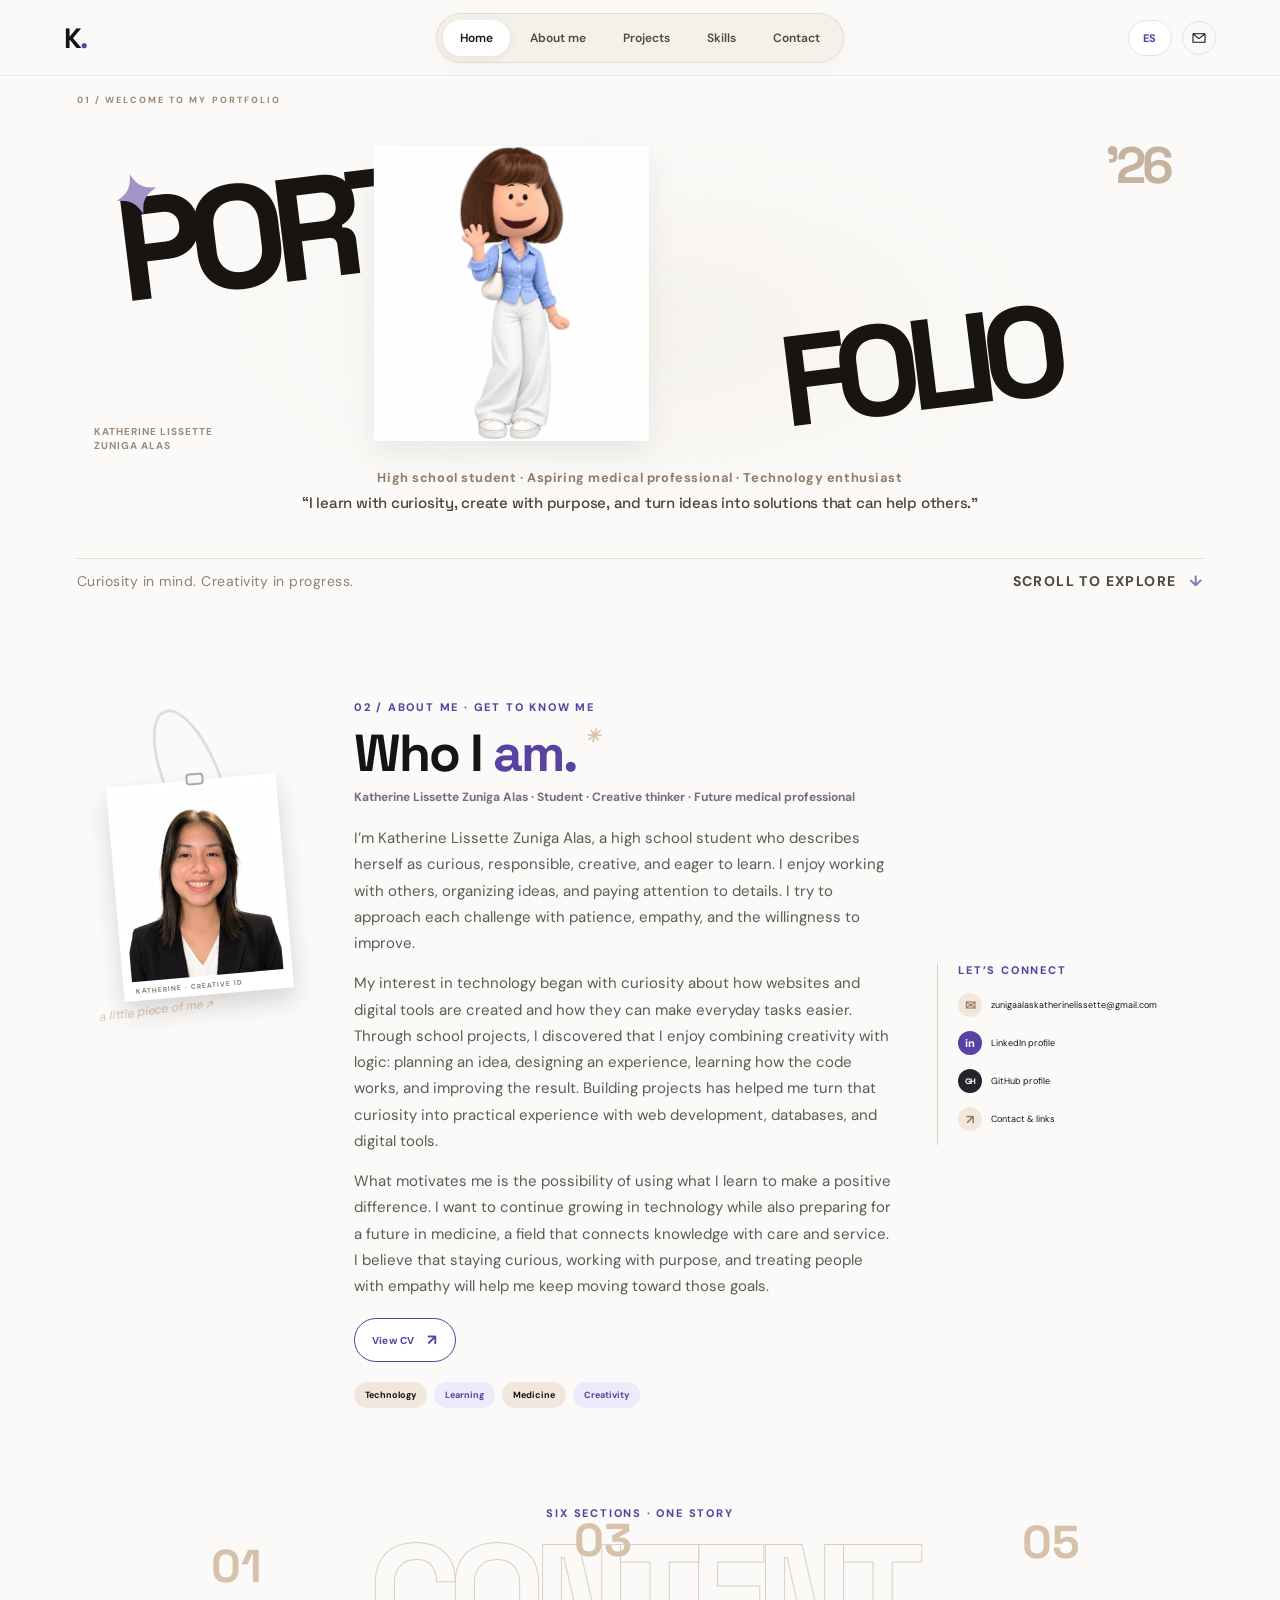
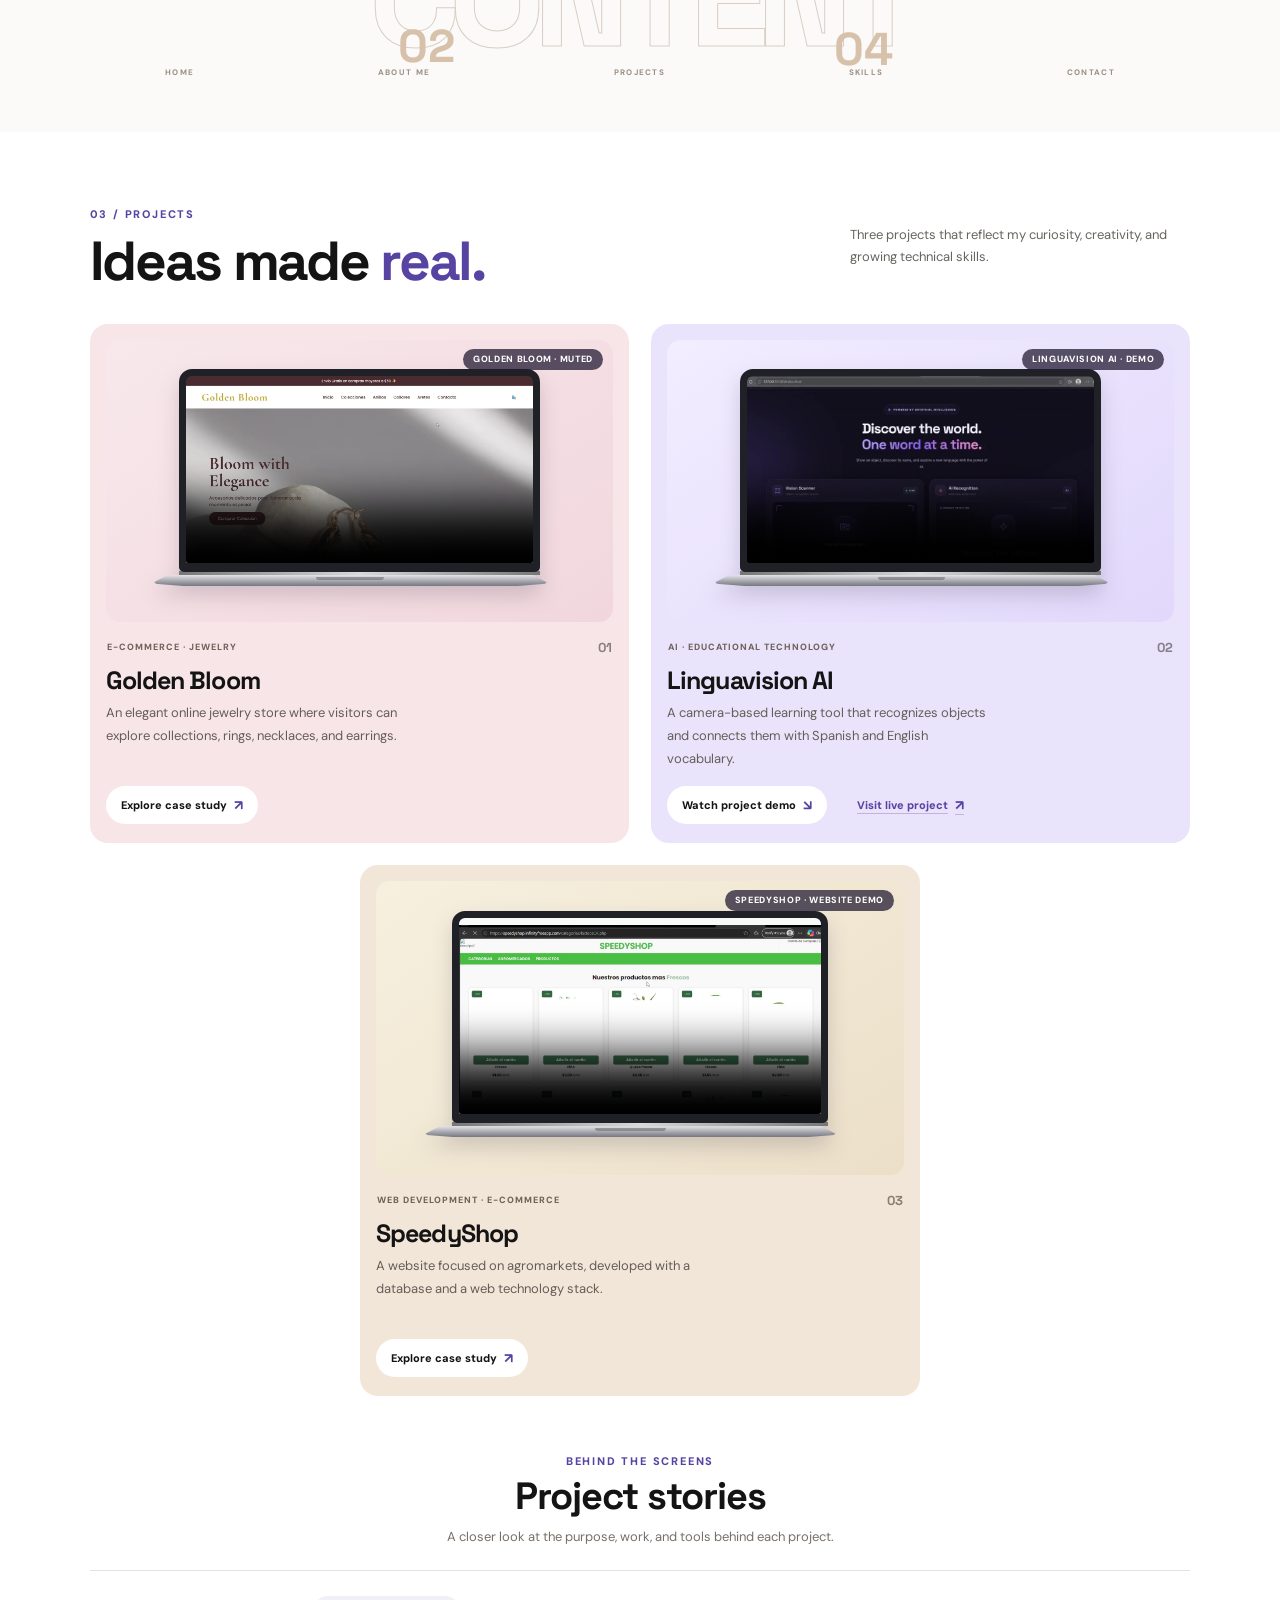
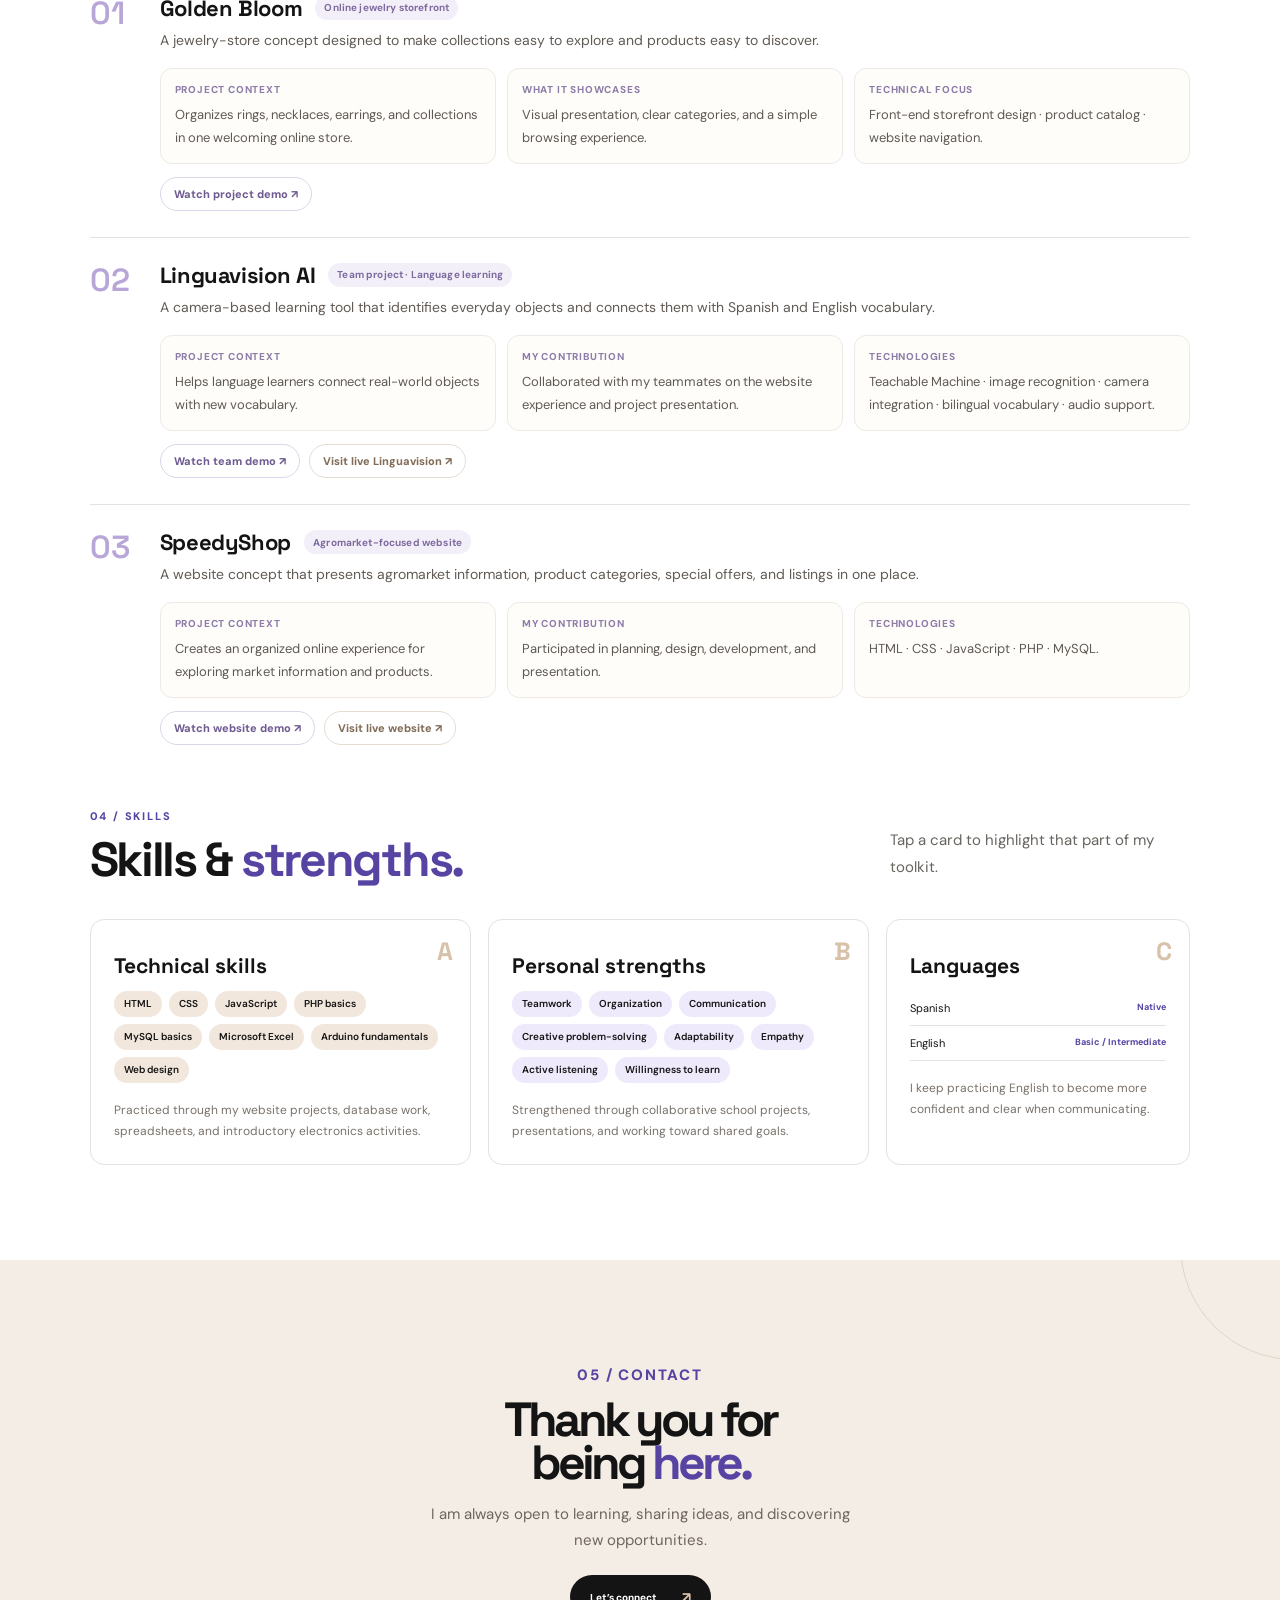
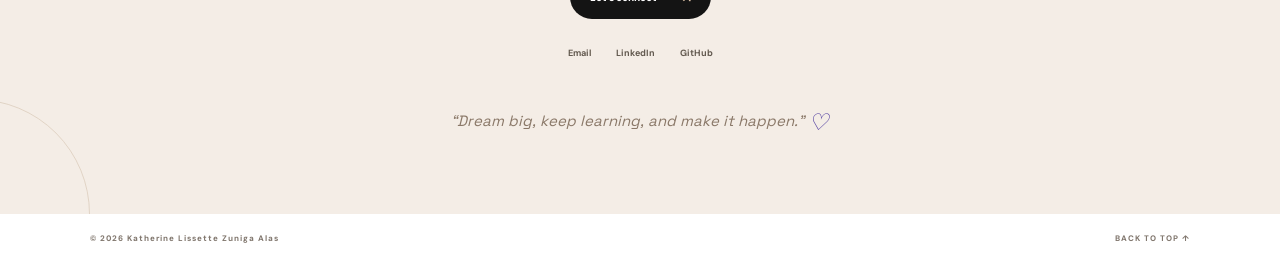
<file: index.html>
<!doctype html>
<html lang="en">
<head>
  <meta charset="utf-8">
  <meta name="viewport" content="width=device-width, initial-scale=1">
  <meta name="description" content="Katherine Lissette Zuniga Alas — student portfolio featuring personal story, web projects, technical skills, and a passion for learning.">
  <link rel="icon" type="image/svg+xml" href="assets/favicon.svg">
  <meta name="theme-color" content="#fbfaf8">
  <title>Katherine Lissette Zuniga Alas | Portfolio 2026</title>
  <link rel="preconnect" href="https://fonts.googleapis.com">
  <link rel="preconnect" href="https://fonts.gstatic.com" crossorigin>
  <link href="https://fonts.googleapis.com/css2?family=DM+Sans:wght@400;500;600;700;800&family=Space+Grotesk:wght@400;500;600;700&display=swap" rel="stylesheet">
  <link rel="stylesheet" href="styles.css?v=11">
</head>
<body>
  <a class="skip-link" href="#main">Skip to content</a>
  <header class="site-header">
    <a class="brand" href="#home" aria-label="Katherine's portfolio home">K<span>.</span></a>
    <button class="menu-toggle" type="button" aria-label="Open navigation" aria-expanded="false" aria-controls="primary-nav">
      <span></span><span></span>
    </button>
    <nav class="nav" id="primary-nav" aria-label="Main navigation">
      <a class="active" href="#home">Home</a>
      <a href="#about">About me</a>
      <a href="#projects">Projects</a>
      <a href="#skills">Skills</a>
      <a href="#contact">Contact</a>
    </nav>
    <button class="language-toggle" id="language-toggle" type="button" aria-label="Cambiar idioma a español" title="Español" aria-pressed="false">ES</button>
    <a class="header-mark" href="mailto:zunigaalaskatherinelissette@gmail.com" aria-label="Email Katherine">
      <svg viewBox="0 0 24 24" aria-hidden="true"><path d="M3 5.5h18v13H3z"/><path d="m3.5 6 8.5 7 8.5-7"/></svg>
    </a>
  </header>

  <main id="main">
    <section class="hero hero-redesign" id="home" aria-labelledby="hero-title">
      <div class="hero-intro-row">
        <div class="hero-intro-copy">
          <p class="eyebrow">01 / WELCOME TO MY PORTFOLIO</p>
        </div>
      </div>
      <div class="hero-art">
        <span class="hero-side-word hero-word-left" aria-hidden="true">PORT</span>
        <span class="hero-side-word hero-word-right" aria-hidden="true">FOLIO</span>
        <span class="hero-year" aria-hidden="true">'26</span>
        <p class="hero-name" id="hero-title">KATHERINE LISSETTE<br>ZUNIGA ALAS</p>
        <button class="hero-avatar-button" type="button" aria-label="Tap the illustrated Katherine to wave hello" aria-pressed="false">
          <img class="hero-avatar" src="assets/katherine-doll.webp" alt="Katherine's smiling 3D illustrated avatar with brown hair, a blue blouse, white trousers, and a white shoulder bag, waving hello">
        </button>
        <span class="hero-avatar-hint" id="hero-avatar-hint" aria-live="polite">Tap my avatar to say hello ✨</span>
        <span class="hero-doodle hero-doodle-star" aria-hidden="true">✳</span>
        <span class="hero-doodle doodle-heart" aria-hidden="true">♡</span>
      </div>
      <div class="hero-tagline">
        <p class="hero-tagline-role">High school student · Aspiring medical professional · Technology enthusiast</p>
        <p class="hero-tagline-quote">“I learn with curiosity, create with purpose, and turn ideas into solutions that can help others.”</p>
      </div>
      <div class="hero-bottomline">
        <p>Curiosity in mind. Creativity in progress.</p>
        <a href="#about" class="scroll-link">SCROLL TO EXPLORE <span>↓</span></a>
      </div>
    </section>

<section class="about-section" id="about">
<div class="intro-section section" aria-labelledby="intro-title">
      <div class="photo-column">
        <div class="lanyard" aria-hidden="true"></div>
        <figure class="photo-badge">
          <span class="badge-hole" aria-hidden="true"></span>
          <img src="assets/katherine-photo.webp" alt="Katherine’s original professional portrait wearing a black blazer and white blouse">
          <figcaption>KATHERINE · CREATIVE ID</figcaption>
        </figure>
        <span class="photo-note" aria-hidden="true">a little piece of me ↗</span>
      </div>

      <div class="intro-main">
        <div class="intro-heading">
          <p class="eyebrow">02 / ABOUT ME · GET TO KNOW ME</p>
          <h1 id="intro-title">Who I <span>am.</span><i class="tiny-star" aria-hidden="true">✳</i></h1>
          <p class="intro-subtitle">Katherine Lissette Zuniga Alas · Student · Creative thinker · Future medical professional</p>
        </div>
        <div class="intro-copy">
          <p>I’m Katherine Lissette Zuniga Alas, a high school student who describes herself as curious, responsible, creative, and eager to learn. I enjoy working with others, organizing ideas, and paying attention to details. I try to approach each challenge with patience, empathy, and the willingness to improve.</p>
          <p>My interest in technology began with curiosity about how websites and digital tools are created and how they can make everyday tasks easier. Through school projects, I discovered that I enjoy combining creativity with logic: planning an idea, designing an experience, learning how the code works, and improving the result. Building projects has helped me turn that curiosity into practical experience with web development, databases, and digital tools.</p>
          <p>What motivates me is the possibility of using what I learn to make a positive difference. I want to continue growing in technology while also preparing for a future in medicine, a field that connects knowledge with care and service. I believe that staying curious, working with purpose, and treating people with empathy will help me keep moving toward those goals.</p>
        </div>
        <a class="cv-button" href="cv.html">View CV <span aria-hidden="true">↗</span></a>
        <div class="intro-chips" aria-label="Areas of interest">
          <span>Technology</span><span>Learning</span><span>Medicine</span><span>Creativity</span>
        </div>
      </div>

      <aside class="quick-contact" aria-label="Quick contact details">
        <p class="eyebrow">LET’S CONNECT</p>
        <a href="mailto:zunigaalaskatherinelissette@gmail.com" class="quick-link">
          <span class="quick-icon" aria-hidden="true">✉</span><span>zunigaalaskatherinelissette@gmail.com</span>
        </a>
        <a href="https://www.linkedin.com/in/katherinezuniga13" target="_blank" rel="noopener noreferrer" class="quick-link">
          <span class="quick-icon linkedin-icon" aria-hidden="true">in</span><span>LinkedIn profile</span>
        </a>
        <a href="https://github.com/zunigaalaskatherinelissette-cloud" target="_blank" rel="noopener noreferrer" class="quick-link">
          <span class="quick-icon github-icon" aria-hidden="true">GH</span><span>GitHub profile</span>
        </a>
        <a href="#contact" class="quick-link"><span class="quick-icon" aria-hidden="true">↗</span><span>Contact & links</span></a>
      </aside>
    </div>

<div class="content-index" aria-label="Six portfolio sections">
      <p class="eyebrow">SIX SECTIONS · ONE STORY</p>
      <div class="contents-graphic">
        <span class="contents-outline">CONTENT</span>
        <a class="index-number one" href="#home" aria-label="01 Home">01</a>
        <a class="index-number two" href="#about" aria-label="02 About me">02</a>
        <a class="index-number three" href="#projects" aria-label="03 Projects">03</a>
        <a class="index-number four" href="#skills" aria-label="04 Skills">04</a>
        <a class="index-number five" href="#contact" aria-label="05 Contact">05</a>
      </div>
      <div class="index-labels"><span>HOME</span><span>ABOUT ME</span><span>PROJECTS</span><span>SKILLS</span><span>CONTACT</span></div>
    </div>
</section>



    

    

    <section class="projects-section section" id="projects" aria-labelledby="projects-title">
      <div class="section-heading">
        <div><p class="eyebrow">03 / PROJECTS</p><h2 id="projects-title">Ideas made <span>real.</span></h2></div>
        <p class="section-aside">Three projects that reflect my curiosity, creativity, and growing technical skills.</p>
      </div>

      <div class="project-grid">
        <article class="project-card project-gold">
          <div class="project-visual laptop-visual golden-bloom-visual" id="golden-preview">
            <div class="laptop-device" role="group" aria-label="Laptop showing the Golden Bloom jewelry website walkthrough">
              <div class="laptop-screen-frame">
                <video class="laptop-video" controls muted playsinline preload="metadata" poster="assets/golden-bloom-preview.webp" aria-label="Muted walkthrough of the Golden Bloom jewelry website">
                  <source src="assets/golden-bloom-demo-muted.mp4" type="video/mp4">
                  Your browser does not support embedded video.
                </video>
              </div>
              <div class="laptop-hinge"></div>
              <div class="laptop-base"><span class="laptop-trackpad"></span></div>
            </div>
            <span class="video-label">GOLDEN BLOOM · MUTED</span>
          </div>
          <div class="project-meta"><span class="project-kind">E-COMMERCE · JEWELRY</span><span class="project-count">01</span></div>
          <h3>Golden Bloom</h3>
          <p class="project-summary">An elegant online jewelry store where visitors can explore collections, rings, necklaces, and earrings.</p>
          <a class="project-link" href="#case-golden">Explore case study <span>↗</span></a>
        </article>

        <article class="project-card project-lingua">
          <div class="project-visual laptop-visual lingua-laptop-visual" id="lingua-demo">
            <div class="laptop-device" role="group" aria-label="Laptop showing the Linguavision AI object-recognition demo">
              <div class="laptop-screen-frame">
                <video class="laptop-video" controls playsinline preload="metadata" poster="assets/linguavision-ai-video-poster.jpg" aria-label="Linguavision AI walkthrough showing the camera scanner and live object-recognition interface">
                  <source src="media/linguavision-ai-demo.mp4" type="video/mp4">
                  Your browser does not support embedded video.
                </video>
              </div>
              <div class="laptop-hinge"></div>
              <div class="laptop-base"><span class="laptop-trackpad"></span></div>
            </div>
            <span class="video-label">LINGUAVISION AI · DEMO</span>
          </div>
          <div class="project-meta"><span class="project-kind">AI · EDUCATIONAL TECHNOLOGY</span><span class="project-count">02</span></div>
          <h3>Linguavision AI</h3>
          <p class="project-summary">A camera-based learning tool that recognizes objects and connects them with Spanish and English vocabulary.</p>
          <div class="project-actions">
            <a class="project-link" href="#lingua-demo">Watch project demo <span>↘</span></a>
            <a class="project-link project-link-secondary" href="https://emelymarroquin2026.github.io/Linguavision/" target="_blank" rel="noopener noreferrer">Visit live project <span>↗</span></a>
          </div>
        </article>

        <article class="project-card project-speedy">
          <div class="project-visual laptop-visual speedy-laptop-visual" id="speedy-demo">
            <div class="laptop-device" role="group" aria-label="Laptop showing the SpeedyShop agromarket website walkthrough">
              <div class="laptop-screen-frame">
                <video class="laptop-video speedy-demo-video" controls playsinline preload="metadata" poster="assets/speedyshop-demo-poster.jpg" aria-label="SpeedyShop website walkthrough showing registration, market information, categories, offers, and product listings">
                  <source src="media/speedyshop-demo.mp4" type="video/mp4">
                  Your browser does not support embedded video.
                </video>
              </div>
              <div class="laptop-hinge"></div>
              <div class="laptop-base"><span class="laptop-trackpad"></span></div>
            </div>
            <span class="video-label">SPEEDYSHOP · WEBSITE DEMO</span>
          </div>
          <div class="project-meta"><span class="project-kind">WEB DEVELOPMENT · E-COMMERCE</span><span class="project-count">03</span></div>
          <h3>SpeedyShop</h3>
          <p class="project-summary">A website focused on agromarkets, developed with a database and a web technology stack.</p>
          <a class="project-link" href="#case-speedy">Explore case study <span>↗</span></a>
        </article>
      </div>
      <div class="case-studies">
        <div class="case-heading">
          <p class="eyebrow">BEHIND THE SCREENS</p>
          <h3>Project stories</h3>
          <p>A closer look at the purpose, work, and tools behind each project.</p>
        </div>

        <article class="case-card" id="case-golden">
          <div class="case-number">01</div>
          <div class="case-body">
            <div class="case-top"><h4>Golden Bloom</h4><span>Online jewelry storefront</span></div>
            <p class="case-description">A jewelry-store concept designed to make collections easy to explore and products easy to discover.</p>
            <div class="case-detail-grid">
              <div class="case-detail"><span class="detail-label">PROJECT CONTEXT</span><p>Organizes rings, necklaces, earrings, and collections in one welcoming online store.</p></div>
              <div class="case-detail"><span class="detail-label">WHAT IT SHOWCASES</span><p>Visual presentation, clear categories, and a simple browsing experience.</p></div>
              <div class="case-detail"><span class="detail-label">TECHNICAL FOCUS</span><p>Front-end storefront design · product catalog · website navigation.</p></div>
            </div>
            <div class="case-actions"><a class="case-action" href="#golden-preview">Watch project demo ↗</a></div>
          </div>
        </article>

        <article class="case-card" id="case-lingua">
          <div class="case-number">02</div>
          <div class="case-body">
            <div class="case-top"><h4>Linguavision AI</h4><span>Team project · Language learning</span></div>
            <p class="case-description">A camera-based learning tool that identifies everyday objects and connects them with Spanish and English vocabulary.</p>
            <div class="case-detail-grid">
              <div class="case-detail"><span class="detail-label">PROJECT CONTEXT</span><p>Helps language learners connect real-world objects with new vocabulary.</p></div>
              <div class="case-detail"><span class="detail-label">MY CONTRIBUTION</span><p>Collaborated with my teammates on the website experience and project presentation.</p></div>
              <div class="case-detail"><span class="detail-label">TECHNOLOGIES</span><p>Teachable Machine · image recognition · camera integration · bilingual vocabulary · audio support.</p></div>
            </div>
            <div class="case-actions">
              <a class="case-action" href="#lingua-demo">Watch team demo ↗</a>
              <a class="case-action case-action-secondary" href="https://emelymarroquin2026.github.io/Linguavision/" target="_blank" rel="noopener noreferrer">Visit live Linguavision ↗</a>
            </div>
          </div>
        </article>

        <article class="case-card" id="case-speedy">
          <div class="case-number">03</div>
          <div class="case-body">
            <div class="case-top"><h4>SpeedyShop</h4><span>Agromarket-focused website</span></div>
            <p class="case-description">A website concept that presents agromarket information, product categories, special offers, and listings in one place.</p>
            <div class="case-detail-grid">
              <div class="case-detail"><span class="detail-label">PROJECT CONTEXT</span><p>Creates an organized online experience for exploring market information and products.</p></div>
              <div class="case-detail"><span class="detail-label">MY CONTRIBUTION</span><p>Participated in planning, design, development, and presentation.</p></div>
              <div class="case-detail"><span class="detail-label">TECHNOLOGIES</span><p>HTML · CSS · JavaScript · PHP · MySQL.</p></div>
            </div>
            <div class="case-actions">
              <a class="case-action" href="#speedy-demo">Watch website demo ↗</a>
              <a class="case-action case-action-secondary" href="https://speedyshop.infinityfreeapp.com/" target="_blank" rel="noopener noreferrer">Visit live website ↗</a>
            </div>
          </div>
        </article>
      </div>
    </section>

    


    



    <section class="skills-section section" id="skills" aria-labelledby="skills-title">
      <div class="section-heading"><div><p class="eyebrow">04 / SKILLS</p><h2 id="skills-title">Skills & <span>strengths.</span></h2></div><p class="section-aside">Tap a card to highlight that part of my toolkit.</p></div>
      <div class="skills-grid">
        <article class="skill-panel" data-skill-card tabindex="0" role="button" aria-pressed="false" aria-label="Highlight technical skills">
          <span class="skill-index">A</span>
          <h3>Technical skills</h3>
          <div class="skill-tags"><span>HTML</span><span>CSS</span><span>JavaScript</span><span>PHP basics</span><span>MySQL basics</span><span>Microsoft Excel</span><span>Arduino fundamentals</span><span>Web design</span></div>
          <p>Practiced through my website projects, database work, spreadsheets, and introductory electronics activities.</p>
        </article>
        <article class="skill-panel" data-skill-card tabindex="0" role="button" aria-pressed="false" aria-label="Highlight personal strengths">
          <span class="skill-index">B</span>
          <h3>Personal strengths</h3>
          <div class="skill-tags"><span>Teamwork</span><span>Organization</span><span>Communication</span><span>Creative problem-solving</span><span>Adaptability</span><span>Empathy</span><span>Active listening</span><span>Willingness to learn</span></div>
          <p>Strengthened through collaborative school projects, presentations, and working toward shared goals.</p>
        </article>
        <article class="skill-panel language-panel" data-skill-card tabindex="0" role="button" aria-pressed="false" aria-label="Highlight languages">
          <span class="skill-index">C</span>
          <h3>Languages</h3>
          <div class="language-row"><span>Spanish</span><b>Native</b></div>
          <div class="language-row"><span>English</span><b>Basic / Intermediate</b></div>
          <p>I keep practicing English to become more confident and clear when communicating.</p>
        </article>
      </div>
    </section>

    <section class="contact-section section" id="contact" aria-labelledby="contact-title">
      <p class="eyebrow">05 / CONTACT</p>
      <h2 id="contact-title">Thank you for<br>being <span>here.</span></h2>
      <p class="contact-copy">I am always open to learning, sharing ideas, and discovering new opportunities.</p>
      <a class="email-button" href="mailto:zunigaalaskatherinelissette@gmail.com" aria-label="Email Katherine at zunigaalaskatherinelissette@gmail.com">Let’s connect <span>↗</span></a>
      <div class="contact-links">
        <a href="mailto:zunigaalaskatherinelissette@gmail.com">Email</a>
        <a href="https://www.linkedin.com/in/katherinezuniga13" target="_blank" rel="noopener noreferrer">LinkedIn</a>
        <a href="https://github.com/zunigaalaskatherinelissette-cloud" target="_blank" rel="noopener noreferrer">GitHub</a>
      </div>
      <p class="closing-quote">“Dream big, keep learning, and make it happen.” <span>♡</span></p>
    </section>
  </main>

  <footer class="site-footer"><span>© <span id="current-year">2026</span> Katherine Lissette Zuniga Alas</span><a href="#home">BACK TO TOP ↑</a></footer>
  <div class="toast" role="status" aria-live="polite" hidden></div>
  <script src="script.js"></script>
  <script src="language.js?v=2"></script>
</body>
</html>
</file>
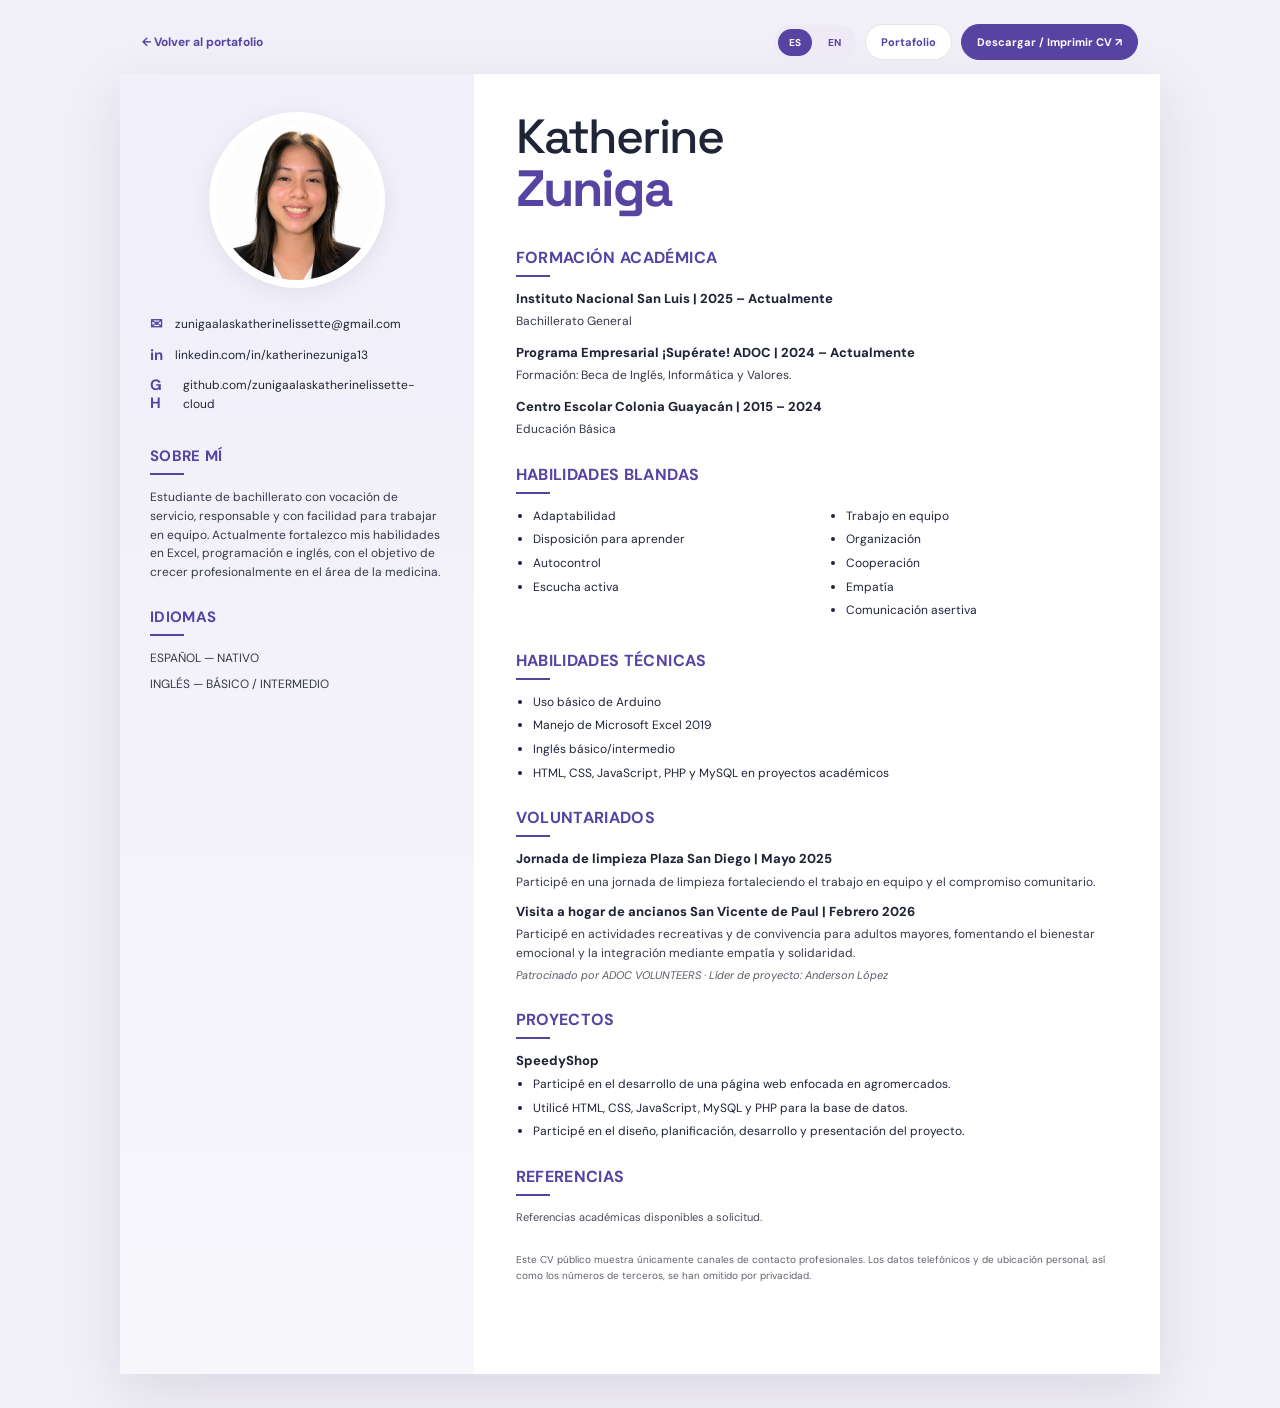
<file: cv.html>
<!doctype html>
<html lang="es">
<head>
  <meta charset="utf-8">
  <meta name="viewport" content="width=device-width, initial-scale=1">
  <meta name="description" content="Currículum académico y tecnológico de Katherine Lissette Zuniga Alas.">
  <meta name="theme-color" content="#fbfaf8">
  <title>CV / Resume | Katherine Lissette Zuniga Alas</title>
  <link rel="preconnect" href="https://fonts.googleapis.com">
  <link rel="preconnect" href="https://fonts.gstatic.com" crossorigin>
  <link href="https://fonts.googleapis.com/css2?family=DM+Sans:wght@400;500;600;700;800&family=Space+Grotesk:wght@400;500;600;700&display=swap" rel="stylesheet">
  <style>
    :root{--paper:#fbfaf8;--ink:#202437;--muted:#65616c;--purple:#5643a2;--purple-light:#eee9fb;--sand:#d8c1a9;--line:#e8e3df;--font-body:"DM Sans",Arial,sans-serif;--font-display:"Space Grotesk",Arial,sans-serif}
    *{box-sizing:border-box}body{margin:0;background:#f1eff7;color:var(--ink);font-family:var(--font-body);line-height:1.55}
    a{color:inherit;text-decoration:none}.topbar{max-width:1040px;margin:24px auto 14px;padding:0 22px;display:flex;justify-content:space-between;align-items:center;gap:12px}
    .back{font-size:12px;font-weight:700;color:var(--purple)}.actions{display:flex;gap:9px}.action{border:1px solid var(--line);background:white;border-radius:24px;padding:10px 15px;font:700 11px var(--font-body);color:var(--purple);cursor:pointer}
    .action.primary{background:var(--purple);border-color:var(--purple);color:white}
    .resume{max-width:1040px;margin:0 auto 34px;background:white;box-shadow:0 18px 55px rgba(34,27,58,.10);display:grid;grid-template-columns:34% 66%;min-height:1300px}
    .sidebar{background:linear-gradient(180deg,#f0effa,#f7f6fb);padding:38px 30px 34px}
    .portrait-wrap{width:176px;height:176px;border-radius:50%;overflow:hidden;margin:0 auto 27px;border:8px solid white;box-shadow:0 5px 20px rgba(30,25,55,.08)}
    .portrait-wrap img{width:100%;height:100%;object-fit:cover;object-position:center 28%}
    .name-mobile{display:none}.contact{display:grid;gap:12px;margin-bottom:34px;font-size:12px;overflow-wrap:anywhere}.contact a{display:flex;gap:10px;align-items:flex-start}
    .contact b{color:var(--purple);font-size:15px;line-height:1.2;min-width:15px}
    .section{margin-top:27px}.section h2,.main-section h2{margin:0 0 13px;color:var(--purple);font-size:15px;line-height:1.2;letter-spacing:.35px;text-transform:uppercase}
    .section h2:after,.main-section h2:after{content:"";display:block;width:34px;height:2px;background:var(--purple);margin-top:8px}
    .section p{font-size:12px;margin:0;color:#353849}.section ul{padding-left:17px;margin:10px 0 0;font-size:11.5px}.section li{margin:0 0 7px}.year{color:var(--purple);font-weight:700}
    .main{padding:39px 42px 34px}.name{font:500 48px/.98 var(--font-display);letter-spacing:-2px;margin:0 0 4px}.surname{font:700 51px/.98 var(--font-display);letter-spacing:-2px;color:var(--purple);margin:0 0 34px}
    .main-section{margin:0 0 26px}.main-section h2{font-size:16px}.entry{margin:0 0 13px}.entry-title{font-weight:800;font-size:13px;line-height:1.4}.entry p{font-size:12px;margin:4px 0 0;color:#333747}
    .two-col{display:grid;grid-template-columns:1fr 1fr;gap:8px 25px}.two-col ul{margin:0;padding-left:17px;font-size:12px}.two-col li{margin-bottom:5px}
    .volunteer .entry{margin-bottom:12px}.note{font-size:11px!important;font-style:italic;color:#5e5a68!important}
    .project-list{padding-left:17px;margin:5px 0 0;font-size:12px}.project-list li{margin-bottom:5px}
    .references{display:grid;grid-template-columns:1fr 1fr;gap:16px}.reference{font-size:11px;border-left:2px solid var(--sand);padding-left:12px}.reference strong{font-size:12px}
    .cert-grid{display:grid;grid-template-columns:1fr 1fr;gap:12px}.cert-card{border:1px solid var(--line);border-radius:12px;padding:15px;background:linear-gradient(145deg,#fff,#f8f6fc)}.cert-mark{display:inline-block;padding:4px 8px;border-radius:20px;background:var(--purple-light);color:var(--purple);font-size:9px;font-weight:800;letter-spacing:.7px}.cert-card h3{font:700 15px var(--font-display);margin:10px 0 4px;color:var(--ink)}.cert-card p{font-size:11px;color:var(--muted);margin:4px 0}.cert-code{font:600 10px monospace;color:var(--purple)!important;overflow-wrap:anywhere}.cert-link{display:inline-block;margin-top:8px;padding:8px 11px;border-radius:20px;background:var(--purple);color:#fff;font-size:10px;font-weight:700}.cert-link:hover{opacity:.85}.privacy-note{font-size:10px;color:var(--muted);margin-top:15px}
    .lang-en{display:none}body[data-lang="en"] .lang-es{display:none}body[data-lang="en"] .lang-en{display:grid}
    .language-switch{display:flex;gap:5px;padding:4px;background:#eeeaf6;border-radius:24px}
    .language-switch button{border:0;background:transparent;padding:7px 11px;border-radius:20px;color:var(--purple);font:700 10px var(--font-body);cursor:pointer}
    .language-switch button.active{background:var(--purple);color:white}
    .toolbar-right{display:flex;align-items:center;gap:9px;flex-wrap:wrap}
    @media(max-width:760px){.toolbar-right{width:100%;justify-content:space-between}}
    @media print{.lang-en{display:none!important}body[data-lang="en"] .lang-en{display:grid!important}body[data-lang="en"] .lang-es{display:none!important}}
    @media(max-width:760px){.topbar{margin-top:12px}.resume{margin:0 10px 20px;grid-template-columns:1fr;min-height:0}.sidebar{padding:26px 25px}.main{padding:30px 25px}.portrait-wrap{width:145px;height:145px}.name,.surname{text-align:center}.name{font-size:40px}.surname{font-size:43px;margin-bottom:24px}.two-col{gap:8px 15px}}
    @media(max-width:420px){.topbar{align-items:flex-start;flex-direction:column}.actions{width:100%}.action{flex:1}.two-col,.references,.cert-grid{grid-template-columns:1fr}}
    @media print{body{background:white}.topbar{display:none}.resume{max-width:none;margin:0;box-shadow:none;min-height:0;grid-template-columns:34% 66%}.sidebar{padding:28px 24px}.main{padding:30px 34px}.portrait-wrap{width:145px;height:145px}.name{font-size:42px}.surname{font-size:45px}.section{margin-top:21px}.main-section{margin-bottom:20px}@page{size:A4;margin:0}}
  </style>
</head>
<body>
  <div class="topbar">
    <a class="back" href="index.html">← Volver al portafolio</a>
    <div class="toolbar-right">
      <div class="language-switch" aria-label="Choose language">
        <button type="button" id="btn-es" class="active" onclick="setLanguage('es')">ES</button>
        <button type="button" id="btn-en" onclick="setLanguage('en')">EN</button>
      </div>
      <div class="actions">
        <button class="action" onclick="window.location.href='index.html'">Portafolio</button>
        <button class="action primary" onclick="window.print()">Descargar / Imprimir CV ↗</button>
      </div>
    </div>
  </div>
  <main class="resume lang-es">
    <aside class="sidebar">
      <div class="portrait-wrap"><img src="assets/katherine-photo.webp" alt="Fotografía profesional de Katherine"></div>
      <div class="contact">
        <a href="mailto:zunigaalaskatherinelissette@gmail.com"><b>✉</b><span>zunigaalaskatherinelissette@gmail.com</span></a>
        <a href="https://www.linkedin.com/in/katherinezuniga13" target="_blank" rel="noopener noreferrer"><b>in</b><span>linkedin.com/in/katherinezuniga13</span></a>
        <a href="https://github.com/zunigaalaskatherinelissette-cloud" target="_blank" rel="noopener noreferrer"><b>GH</b><span>github.com/zunigaalaskatherinelissette-cloud</span></a>
      </div>
      <section class="section">
        <h2>Sobre mí</h2>
        <p>Estudiante de bachillerato con vocación de servicio, responsable y con facilidad para trabajar en equipo. Actualmente fortalezco mis habilidades en Excel, programación e inglés, con el objetivo de crecer profesionalmente en el área de la medicina.</p>
      </section>
      
      <section class="section">
        <h2>Idiomas</h2>
        <p>ESPAÑOL — NATIVO</p>
        <p style="margin-top:7px">INGLÉS — BÁSICO / INTERMEDIO</p>
      </section>
    </aside>
    <div class="main">
      <h1 class="name">Katherine</h1><p class="surname">Zuniga</p>
      <section class="main-section">
        <h2>Formación académica</h2>
        <div class="entry"><div class="entry-title">Instituto Nacional San Luis | 2025 – Actualmente</div><p>Bachillerato General</p></div>
        <div class="entry"><div class="entry-title">Programa Empresarial ¡Supérate! ADOC | 2024 – Actualmente</div><p>Formación: Beca de Inglés, Informática y Valores.</p></div>
        <div class="entry"><div class="entry-title">Centro Escolar Colonia Guayacán | 2015 – 2024</div><p>Educación Básica</p></div>
      </section>
      
      <section class="main-section">
        <h2>Habilidades blandas</h2>
        <div class="two-col">
          <ul><li>Adaptabilidad</li><li>Disposición para aprender</li><li>Autocontrol</li><li>Escucha activa</li></ul>
          <ul><li>Trabajo en equipo</li><li>Organización</li><li>Cooperación</li><li>Empatía</li><li>Comunicación asertiva</li></ul>
        </div>
      </section>
      <section class="main-section">
        <h2>Habilidades técnicas</h2>
        <ul class="project-list"><li>Uso básico de Arduino</li><li>Manejo de Microsoft Excel 2019</li><li>Inglés básico/intermedio</li><li>HTML, CSS, JavaScript, PHP y MySQL en proyectos académicos</li></ul>
      </section>
      <section class="main-section volunteer">
        <h2>Voluntariados</h2>
        <div class="entry"><div class="entry-title">Jornada de limpieza Plaza San Diego | Mayo 2025</div><p>Participé en una jornada de limpieza fortaleciendo el trabajo en equipo y el compromiso comunitario.</p></div>
        <div class="entry"><div class="entry-title">Visita a hogar de ancianos San Vicente de Paul | Febrero 2026</div><p>Participé en actividades recreativas y de convivencia para adultos mayores, fomentando el bienestar emocional y la integración mediante empatía y solidaridad.</p><p class="note">Patrocinado por ADOC VOLUNTEERS · Líder de proyecto: Anderson López</p></div>
      </section>
      <section class="main-section">
        <h2>Proyectos</h2>
        <div class="entry-title">SpeedyShop</div>
        <ul class="project-list"><li>Participé en el desarrollo de una página web enfocada en agromercados.</li><li>Utilicé HTML, CSS, JavaScript, MySQL y PHP para la base de datos.</li><li>Participé en el diseño, planificación, desarrollo y presentación del proyecto.</li></ul>
      </section>
      <section class="main-section">
        <h2>Referencias</h2>
        <p style="font-size:11px;color:#4e4a58">Referencias académicas disponibles a solicitud.</p>
      </section>
      <p class="privacy-note">Este CV público muestra únicamente canales de contacto profesionales. Los datos telefónicos y de ubicación personal, así como los números de terceros, se han omitido por privacidad.</p>
    </div>
  </main>
  <main class="resume lang-en" lang="en">
    <aside class="sidebar">
      <div class="portrait-wrap"><img src="assets/katherine-photo.webp" alt="Professional portrait of Katherine"></div>
      <div class="contact">
        <a href="mailto:zunigaalaskatherinelissette@gmail.com"><b>✉</b><span>zunigaalaskatherinelissette@gmail.com</span></a>
        <a href="https://www.linkedin.com/in/katherinezuniga13" target="_blank" rel="noopener noreferrer"><b>in</b><span>linkedin.com/in/katherinezuniga13</span></a>
        <a href="https://github.com/zunigaalaskatherinelissette-cloud" target="_blank" rel="noopener noreferrer"><b>GH</b><span>github.com/zunigaalaskatherinelissette-cloud</span></a>
      </div>
      <section class="section">
        <h2>About me</h2>
        <p>High school student with a strong commitment to service, a sense of responsibility, and the ability to work effectively in a team. I am currently strengthening my skills in Excel, programming, and English, with the goal of growing professionally in the field of medicine.</p>
      </section>
      
      <section class="section">
        <h2>Languages</h2>
        <p>SPANISH — NATIVE</p>
        <p style="margin-top:7px">ENGLISH — BASIC / INTERMEDIATE</p>
      </section>
    </aside>
    <div class="main">
      <h1 class="name">Katherine</h1><p class="surname">Zuniga</p>
      <section class="main-section">
        <h2>Education</h2>
        <div class="entry"><div class="entry-title">Instituto Nacional San Luis | 2025 – Present</div><p>General High School Diploma</p></div>
        <div class="entry"><div class="entry-title">¡Supérate! ADOC Business Program | 2024 – Present</div><p>Scholarship program focused on English, Computer Science, and Values.</p></div>
        <div class="entry"><div class="entry-title">Centro Escolar Colonia Guayacán | 2015 – 2024</div><p>Basic Education</p></div>
      </section>
      
      <section class="main-section">
        <h2>Soft skills</h2>
        <div class="two-col">
          <ul><li>Adaptability</li><li>Willingness to learn</li><li>Self-control</li><li>Active listening</li></ul>
          <ul><li>Teamwork</li><li>Organization</li><li>Cooperation</li><li>Empathy</li><li>Assertive communication</li></ul>
        </div>
      </section>
      <section class="main-section">
        <h2>Technical skills</h2>
        <ul class="project-list"><li>Basic Arduino skills</li><li>Microsoft Excel 2019</li><li>Basic/intermediate English</li><li>HTML, CSS, JavaScript, PHP, and MySQL in academic projects</li></ul>
      </section>
      <section class="main-section volunteer">
        <h2>Volunteering</h2>
        <div class="entry"><div class="entry-title">Plaza San Diego Cleanup Day | May 2025</div><p>Participated in a community cleanup, strengthening teamwork and commitment to the community.</p></div>
        <div class="entry"><div class="entry-title">Visit to San Vicente de Paul Nursing Home | February 2026</div><p>Participated in recreational and social activities for older adults, promoting emotional well-being and inclusion through empathy and solidarity.</p><p class="note">Sponsored by ADOC VOLUNTEERS · Project leader: Anderson López</p></div>
      </section>
      <section class="main-section">
        <h2>Projects</h2>
        <div class="entry-title">SpeedyShop</div>
        <ul class="project-list"><li>Contributed to the development of a website focused on agricultural markets.</li><li>Used HTML, CSS, JavaScript, MySQL, and PHP for the database.</li><li>Participated in the project's design, planning, development, and presentation.</li></ul>
      </section>
      <section class="main-section">
        <h2>References</h2>
        <p style="font-size:11px;color:#4e4a58">Academic references available upon request.</p>
      </section>
      <p class="privacy-note">This public résumé displays professional contact channels only. Personal phone numbers, location details, and third-party contact information have been omitted for privacy.</p>
    </div>
  </main>
<script>
function setLanguage(lang){document.body.dataset.lang=lang;document.documentElement.lang=lang;document.getElementById("btn-es").classList.toggle("active",lang==="es");document.getElementById("btn-en").classList.toggle("active",lang==="en");document.title=(lang==="es"?"CV":"Resume")+" | Katherine Lissette Zuniga Alas";}
</script>
</body>
</html>
</file>
<file: styles.css>
:root {
  --paper: #fbfaf8;
  --white: #fff;
  --ink: #141414;
  --muted: #68645f;
  --line: #e6e1dc;
  --sand: #d8c1a9;
  --sand-light: #f2e7dc;
  --purple: #5643a2;
  --purple-light: #eee9fb;
  --pink-light: #f9e5e8;
  --sage-light: #e8eddf;
  --font-body: "DM Sans", Arial, sans-serif;
  --font-display: "Space Grotesk", Arial, sans-serif;
}
* { box-sizing: border-box; }
html { scroll-behavior: smooth; scroll-padding-top: 86px; }
body { margin: 0; background: var(--paper); color: var(--ink); font-family: var(--font-body); -webkit-font-smoothing: antialiased; }
a { color: inherit; text-decoration: none; }
img { display: block; max-width: 100%; }
button { font: inherit; }
.skip-link { position: absolute; top: -60px; left: 16px; z-index: 1000; padding: 10px 14px; background: var(--ink); color: white; border-radius: 20px; }
.skip-link:focus { top: 12px; }
.site-header { height: 76px; padding: 0 6.5%; display: flex; align-items: center; justify-content: space-between; background: rgba(251,250,248,.94); position: sticky; top: 0; z-index: 50; border-bottom: 1px solid rgba(20,20,20,.06); backdrop-filter: blur(14px); }
.brand { font: 700 28px var(--font-display); letter-spacing: -2px; }
.brand span { color: var(--purple); }
.nav { display: flex; gap: 8px; align-items: center; }
.nav a { font-size: 12px; font-weight: 600; padding: 10px 17px; border-radius: 24px; transition: background .2s ease, color .2s ease; }
.nav a:hover, .nav a.active { background: var(--sand-light); }
.header-mark { width: 34px; height: 34px; display: grid; place-items: center; border: 1px solid var(--line); border-radius: 50%; }
.header-mark svg { width: 16px; fill: none; stroke: currentColor; stroke-width: 1.6; stroke-linejoin: round; }
.menu-toggle { display: none; }
.hero { padding: 33px 7% 21px; min-height: 480px; background: #fff; overflow: hidden; }
.hero-kicker { display: flex; gap: 12px; align-items: center; justify-content: center; font-size: 9px; font-weight: 800; letter-spacing: 2px; color: #8e8175; }
.sparkle { color: var(--purple); font-size: 17px; }
.kicker-line { width: 44px; height: 1px; background: var(--sand); }
.hero-art { max-width: 1120px; height: 370px; margin: 5px auto 0; position: relative; }
.hero-word { position: absolute; inset: 0; }
.hero-word span { position: absolute; font: 700 clamp(118px, 18vw, 218px)/.77 var(--font-display); letter-spacing: -.105em; white-space: nowrap; color: #050505; }
.word-top { left: 0; top: 55px; transform: rotate(-4deg); }
.word-bottom { right: -1%; top: 173px; transform: rotate(-3deg); }
.hero-year { top: 14px; right: 7%; font: 700 clamp(33px, 5vw, 54px) var(--font-display)!important; letter-spacing: -.08em!important; color: var(--sand)!important; }
.hero-avatar { animation: avatarFloat 6s ease-in-out infinite; width: clamp(240px, 33vw, 365px); height: 352px; object-fit: contain; object-position: bottom; position: absolute; z-index: 2; bottom: 0; left: 50%; transform: translateX(-50%); mix-blend-mode: multiply; }
.hero-name { position: absolute; z-index: 3; left: 5%; bottom: 71px; font-size: 10px; font-weight: 800; color: #b39a82; line-height: 1.35; letter-spacing: .5px; }
.hero-doodle { position: absolute; z-index: 3; color: var(--purple); }
.doodle-star { top: 65px; left: 2%; font-size: 33px; transform: rotate(18deg); }
.doodle-heart { right: 2%; bottom: 88px; font: 60px var(--font-display); transform: rotate(10deg); }
.hero-bottomline { max-width: 1120px; margin: 0 auto; display: flex; justify-content: space-between; align-items: center; color: #8a837c; font-size: 10px; letter-spacing: .5px; }
.hero-bottomline p { margin: 0; }
.scroll-link { font-size: 9px; font-weight: 800; letter-spacing: 1.3px; }
.scroll-link span { color: var(--purple); margin-left: 8px; font-size: 15px; }
.section { padding-left: 7%; padding-right: 7%; }
.intro-section { max-width: 1350px; margin: 0 auto; padding-top: 75px; padding-bottom: 78px; display: grid; grid-template-columns: 20% minmax(0, 1fr) 23%; gap: 4%; align-items: center; }
.photo-column { min-height: 275px; position: relative; display: flex; align-items: flex-end; justify-content: center; }
.lanyard { position: absolute; left: 34%; top: -15px; width: 58px; height: 154px; border: 3px solid #dedede; border-bottom-color: transparent; border-radius: 48% 48% 38% 38%; transform: rotate(-22deg); }
.photo-badge { position: relative; width: 170px; height: 215px; margin: 0; padding: 9px 9px 19px; background: white; box-shadow: 0 12px 24px rgba(0,0,0,.15); transform: rotate(-5deg); z-index: 2; }
.photo-badge img { width: 100%; height: 100%; object-fit: cover; object-position: center 30%; background: #eee; }
.photo-badge figcaption { position: absolute; bottom: 5px; left: 12px; color: #8e8175; font-size: 7px; letter-spacing: 1px; font-weight: 700; }
.badge-hole { position: absolute; top: -7px; left: 47%; width: 18px; height: 12px; background: #f8f8f8; border: 2px solid #aaa; border-radius: 4px; z-index: 3; }
.photo-note { position: absolute; bottom: -23px; left: 4%; color: var(--sand); font: italic 12px var(--font-display); transform: rotate(-7deg); }
.eyebrow { margin: 0 0 13px; color: var(--purple); font-size: 9px; font-weight: 800; letter-spacing: 1.8px; }
.intro-heading h1 { margin: 0; font: 700 clamp(34px, 4vw, 50px)/1.02 var(--font-display); letter-spacing: -2px; }
.intro-heading h1 span, .section-heading h2 span, .contact-section h2 span { color: var(--purple); }
.tiny-star { margin-left: 8px; color: var(--sand); font-size: 18px; vertical-align: top; }
.intro-subtitle { margin: 8px 0 17px; color: #8d8073; font-size: 11px; font-weight: 700; }
.intro-copy { max-width: 620px; margin: 0; color: #5e5a55; font-size: 12px; line-height: 1.9; }
.intro-chips { display: flex; flex-wrap: wrap; gap: 7px; margin-top: 18px; }
.intro-chips span { background: var(--sand-light); border-radius: 25px; padding: 7px 11px; font-size: 9px; font-weight: 700; }
.intro-chips span:nth-child(even) { background: var(--purple-light); color: var(--purple); }
.quick-contact { padding-left: 20px; border-left: 1px solid #d9cfc6; align-self: center; }
.quick-contact .eyebrow { margin-bottom: 16px; }
.quick-link { display: flex; align-items: center; gap: 9px; margin: 0 0 14px; font-size: 9px; line-height: 1.5; overflow-wrap: anywhere; }
.quick-icon { flex: 0 0 24px; width: 24px; height: 24px; display: grid; place-items: center; background: var(--sand-light); color: #9f7c5d; border-radius: 50%; font-size: 13px; font-weight: 800; }
.linkedin-icon { background: var(--purple); color: white; font-size: 11px; }
.content-index { padding: 20px 7% 55px; max-width: 1300px; margin: auto; text-align: center; }
.content-index > .eyebrow { margin-bottom: 0; }
.contents-graphic { height: 150px; max-width: 1120px; margin: 0 auto; position: relative; display: flex; align-items: center; justify-content: center; }
.contents-outline { color: transparent; -webkit-text-stroke: 1px #d8cec4; font: 700 clamp(74px, 13vw, 145px)/1 var(--font-display); letter-spacing: -.09em; }
.index-number { position: absolute; color: #d7c1ab; font: 700 clamp(26px, 4.3vw, 46px)/1 var(--font-display); transition: color .2s ease, transform .2s ease; }
.index-number:hover { color: var(--purple); transform: translateY(-4px); }
.index-number.one { left: 11%; top: 23px; }.index-number.two { left: 28%; bottom: 1px; }.index-number.three { left: 44%; top: -3px; }.index-number.four { right: 27%; bottom: -2px; }.index-number.five { right: 10%; top: -1px; }
.index-labels { display: flex; justify-content: space-between; max-width: 950px; margin: -3px auto 0; color: #9c9186; font-size: 8px; font-weight: 800; letter-spacing: 1.3px; }
.projects-section { padding-top: 75px; padding-bottom: 95px; background: white; }
.section-heading { max-width: 1150px; margin: 0 auto 35px; display: flex; justify-content: space-between; align-items: end; gap: 30px; }
.section-heading h2 { margin: 0; font: 700 clamp(34px, 5vw, 58px)/1 var(--font-display); letter-spacing: -2.3px; }
.section-aside { max-width: 300px; margin: 0 0 4px; color: var(--muted); font-size: 11px; line-height: 1.8; }
.project-grid { max-width: 1150px; margin: 0 auto; display: grid; grid-template-columns: repeat(3, minmax(0, 1fr)); gap: 15px; }
.project-card { min-width: 0; border-radius: 18px; padding: 14px 14px 17px; overflow: hidden; position: relative; transition: transform .25s ease, box-shadow .25s ease; }
.project-card:hover { transform: translateY(-6px); box-shadow: 0 18px 35px rgba(35,25,20,.09); }
.project-gold { background: #f7e5e8; }.project-lingua { background: #e9e3fb; }.project-speedy { background: #f2e6d8; }
.project-visual { position: relative; height: 190px; display: flex; align-items: center; justify-content: center; overflow: hidden; border-radius: 12px; }
.jewelry-visual { background: linear-gradient(135deg, #f9e9e8, #f4d6dc); }
.browser-frame { width: 80%; height: 145px; background: #fffdfb; border: 3px solid #222; border-radius: 8px; overflow: hidden; transform: rotate(-4deg); box-shadow: 0 9px 12px #0002; padding: 0 12px; }
.browser-bar { height: 18px; display: flex; align-items: center; gap: 4px; border-bottom: 1px solid #ddd; color: #777; font-size: 6px; }.browser-bar i { width: 5px; height: 5px; background: #d4b9a7; border-radius: 50%; }.browser-bar span { margin-left: auto; }
.shop-heading { text-align: center; margin-top: 10px; font: 700 12px var(--font-display); letter-spacing: 1px; }.shop-heading small { display: block; font: 6px var(--font-body); letter-spacing: 2px; color: #9e8875; }
.jewel-row { display: flex; justify-content: space-around; align-items: center; padding: 7px 8px 0; }.jewel { width: 29px; height: 29px; border: 1px solid #cfaa70; color: #b58d4f; border-radius: 50%; display: grid; place-items: center; font-size: 19px; }.jewel-two { width: 34px; height: 34px; }.shop-lines { display: flex; gap: 8px; justify-content: center; margin-top: 8px; }.shop-lines i { width: 29px; height: 3px; background: #e7dcd4; border-radius: 4px; }
.visual-spark { position: absolute; right: 7%; top: 14%; font-size: 30px; color: #b98a78; }
.lingua-visual { background: linear-gradient(140deg, #ded5fb, #c9bbf3); }
.lingua-screen { width: 76%; height: 150px; padding: 17px; background: #302665; border: 4px solid #17132d; border-radius: 10px; transform: rotate(3deg); box-shadow: 0 10px 14px #2e23542c; color: white; position: relative; }
.lingua-label { font-size: 7px; letter-spacing: 1.5px; color: #cfc5ff; font-weight: 700; }.lingua-screen strong { display: block; margin-top: 9px; font: 700 20px/.95 var(--font-display); letter-spacing: -.5px; }.lingua-screen em { color: #d6c8ff; font-style: normal; }.lingua-screen small { display: block; margin-top: 9px; font-size: 5px; letter-spacing: 1px; color: #c9c0ee; }
.scan-object { position: absolute; right: 15px; top: 48px; width: 49px; height: 49px; display: grid; place-items: center; border: 1px solid #bfb3f6; border-radius: 50%; color: #e3dcff; font-size: 27px; }.scan-object i { position: absolute; width: 64px; height: 1px; background: #bfb3f6; transform: rotate(-45deg); }
.bubble { position: absolute; width: 30px; height: 30px; display: grid; place-items: center; color: #302665; background: white; border-radius: 9px; font-weight: 800; box-shadow: 0 4px 7px #30266524; }.bubble-a { top: 13px; right: 8%; transform: rotate(9deg); }.bubble-b { bottom: 12px; left: 8%; transform: rotate(-9deg); }
.speedy-visual { background: linear-gradient(135deg, #f8ecd9, #ecd8c1); }
.laptop-mock { width: 82%; position: relative; transform: rotate(-3deg); }.laptop-screen { height: 133px; border: 7px solid #202020; border-bottom-width: 10px; border-radius: 9px 9px 4px 4px; background: #fff; box-shadow: 0 8px 12px #0002; padding: 11px 13px; position: relative; }.mini-nav { font: 700 8px var(--font-display); }.mini-nav span { color: #b58c69; }.mini-cart { position: absolute; right: 14px; top: 26px; font-size: 24px; }.laptop-screen strong { display: block; margin-top: 9px; font: 700 17px/.95 var(--font-display); }.produce-row { position: absolute; bottom: 6px; right: 16px; display: flex; gap: 4px; font-size: 15px; }.laptop-base { height: 8px; width: 110%; margin-left: -5%; background: linear-gradient(#a8a8a8, #777); clip-path: polygon(4% 0,96% 0,100% 100%,0 100%); border-radius: 0 0 7px 7px; }.speedy-doodle { position: absolute; top: 8px; right: 1%; font-size: 32px; color: #8f795f; }
.project-meta { display: flex; align-items: center; justify-content: space-between; margin: 16px 1px 8px; }.project-kind { font-size: 7px; font-weight: 800; letter-spacing: 1.1px; color: #6f6258; }.project-count { font: 700 13px var(--font-display); color: rgba(30,25,22,.5); }
.project-card h3 { margin: 0 0 6px; font: 700 24px var(--font-display); letter-spacing: -.9px; }.project-summary { min-height: 42px; max-width: 330px; margin: 0 0 13px; color: #55504b; font-size: 10px; line-height: 1.65; }.project-link { display: inline-flex; gap: 18px; align-items: center; padding: 9px 14px; border-radius: 25px; background: #fff; font-size: 9px; font-weight: 800; }.project-link span { color: var(--purple); font-size: 14px; }
.case-studies { max-width: 1150px; margin: 72px auto 0; }.case-heading { margin-bottom: 22px; }.case-heading h3 { margin: 0 0 6px; font: 700 29px var(--font-display); letter-spacing: -1px; }.case-heading > p:last-child { margin: 0; color: var(--muted); font-size: 11px; }
.case-card { display: grid; grid-template-columns: 64px 1fr; gap: 18px; padding: 24px 0; border-top: 1px solid var(--line); scroll-margin-top: 90px; }.case-number { color: var(--sand); font: 700 37px var(--font-display); }.case-top { display: flex; align-items: baseline; flex-wrap: wrap; gap: 12px; margin-bottom: 13px; }.case-top h4 { margin: 0; font: 700 18px var(--font-display); }.case-top > span { color: #8a8178; font-size: 9px; }.live-link { margin-left: auto; color: var(--purple); font-size: 9px; font-weight: 800; }.case-columns { display: grid; grid-template-columns: repeat(3, 1fr); gap: 20px; }.case-columns p { margin: 0; color: #625d57; font-size: 10px; line-height: 1.7; }.case-columns b { display: block; color: var(--ink); font-size: 9px; margin-bottom: 4px; }.tech-note { margin: 13px 0 0; color: #776d64; font-size: 9px; }
.education-section { padding-top: 90px; padding-bottom: 90px; }.timeline-grid { max-width: 1150px; margin: 0 auto; display: grid; grid-template-columns: repeat(3, 1fr); gap: 13px; }.timeline-card { padding: 21px 20px 22px; background: #f2ece5; border-radius: 13px; min-height: 164px; }.timeline-card:nth-child(2) { background: var(--purple-light); }.timeline-card:nth-child(3) { background: var(--sage-light); }.timeline-date, .volunteer-item time { display: block; color: #95806d; font-size: 8px; font-weight: 800; letter-spacing: 1px; }.timeline-card h3 { margin: 14px 0 4px; font: 700 17px var(--font-display); }.timeline-card p { margin: 0 0 8px; font-size: 10px; }.timeline-detail { color: #70685f; font-size: 9px; line-height: 1.5; }
.cert-volunteer-grid { max-width: 1150px; margin: 46px auto 0; display: grid; grid-template-columns: 1fr 1fr; gap: 30px; }.info-panel { padding-top: 17px; border-top: 1px solid #d8cec4; }.info-panel h3 { margin: 0 0 17px; font: 700 22px var(--font-display); letter-spacing: -.6px; }.clean-list { margin: 0; padding: 0; list-style: none; }.clean-list li { display: flex; align-items: baseline; justify-content: space-between; gap: 12px; border-bottom: 1px solid #eee9e4; padding: 9px 0; font-size: 10px; }.clean-list time { flex: 0 0 auto; color: var(--purple); font-size: 9px; font-weight: 700; }.panel-footnote { color: #8b837a; font-size: 9px; line-height: 1.6; margin-top: 14px; }.volunteer-item { padding: 0 0 16px; margin-bottom: 15px; border-bottom: 1px solid #eee9e4; }.volunteer-item b { display: block; margin: 6px 0 4px; font-size: 11px; }.volunteer-item p { margin: 0; color: #67615b; font-size: 10px; line-height: 1.65; }.volunteer-item small { display: block; margin-top: 6px; color: #8b837a; font-size: 8px; font-style: italic; }
.skills-section { padding-top: 85px; padding-bottom: 95px; background: #fff; }.skills-grid { max-width: 1150px; margin: 0 auto; display: grid; grid-template-columns: 1fr 1fr .8fr; gap: 13px; }.skill-panel { position: relative; padding: 23px 20px; border: 1px solid var(--line); border-radius: 14px; min-height: 220px; }.skill-index { position: absolute; top: 15px; right: 17px; color: var(--sand); font: 700 25px var(--font-display); }.skill-panel h3 { margin: 0 0 17px; font: 700 19px var(--font-display); }.skill-tags { display: flex; flex-wrap: wrap; gap: 7px; }.skill-tags span { padding: 7px 10px; background: var(--sand-light); border-radius: 25px; font-size: 9px; font-weight: 600; }.skill-panel:nth-child(2) .skill-tags span { background: var(--purple-light); }.skill-panel > p { margin: 17px 0 0; color: #79716a; font-size: 9px; line-height: 1.6; }.language-row { display: flex; justify-content: space-between; gap: 10px; border-bottom: 1px solid var(--line); padding: 10px 0; font-size: 11px; }.language-row b { color: var(--purple); font-size: 9px; }
.contact-section { position: relative; overflow: hidden; padding-top: 105px; padding-bottom: 77px; text-align: center; background: #f4ede6; }.contact-section:before, .contact-section:after { content: ""; position: absolute; width: 230px; height: 230px; border: 1px solid #ddcdbd; border-radius: 50%; opacity: .8; }.contact-section:before { left: -140px; bottom: -115px; }.contact-section:after { right: -130px; top: -130px; }.contact-section h2 { margin: 0; font: 700 clamp(50px, 8vw, 88px)/.9 var(--font-display); letter-spacing: -4px; }.contact-copy { margin: 18px auto 22px; max-width: 420px; color: #6e655d; font-size: 11px; line-height: 1.7; }.email-button { display: inline-flex; gap: 25px; align-items: center; padding: 13px 20px; border-radius: 28px; background: var(--ink); color: white; font-size: 10px; font-weight: 800; }.email-button span { color: #ddc2a7; font-size: 14px; }.contact-links { display: flex; justify-content: center; gap: 25px; margin-top: 28px; }.contact-links a { font-size: 9px; font-weight: 700; color: #62594f; }.contact-links a:hover { color: var(--purple); }.contact-links small { color: #95877a; font-size: 7px; font-weight: 500; }.closing-quote { margin: 48px 0 0; color: #8a7868; font: italic 16px var(--font-display); }.closing-quote span { color: var(--purple); font-size: 23px; vertical-align: middle; }
.site-footer { display: flex; justify-content: space-between; padding: 19px 7%; color: #81776e; background: #fff; font-size: 8px; font-weight: 800; letter-spacing: 1px; }.site-footer a:hover { color: var(--purple); }
.toast { position: fixed; z-index: 99; bottom: 20px; left: 50%; transform: translateX(-50%); padding: 12px 18px; background: #24202b; color: #fff; border-radius: 24px; font-size: 11px; box-shadow: 0 5px 25px #0002; max-width: calc(100% - 30px); text-align: center; }
.reveal { opacity: 0; transform: translateY(18px); transition: opacity .65s ease, transform .65s ease; }.reveal.is-visible { opacity: 1; transform: translateY(0); }
@media (max-width: 900px) {
  .intro-section { grid-template-columns: 180px 1fr; gap: 28px; }.quick-contact { grid-column: 2; display: flex; flex-wrap: wrap; gap: 4px 14px; padding: 12px 0 0; border-left: 0; border-top: 1px solid var(--line); }.quick-contact .eyebrow { flex: 0 0 100%; margin-bottom: 5px; }.quick-link { margin-bottom: 3px; }.quick-icon { width: 21px; height: 21px; flex-basis: 21px; }.project-visual { height: 165px; }.project-card h3 { font-size: 21px; }
}
@media (max-width: 650px) {
  html { scroll-padding-top: 70px; }.site-header { height: 65px; padding: 0 5%; }.menu-toggle { display: flex; width: 38px; height: 38px; flex-direction: column; align-items: center; justify-content: center; gap: 5px; border: 1px solid var(--line); border-radius: 50%; background: white; }.menu-toggle span { width: 14px; height: 1.5px; background: var(--ink); transition: transform .2s ease; }.menu-toggle[aria-expanded="true"] span:first-child { transform: translateY(3.25px) rotate(45deg); }.menu-toggle[aria-expanded="true"] span:last-child { transform: translateY(-3.25px) rotate(-45deg); }.nav { display: none; position: absolute; top: 64px; right: 4%; left: 4%; padding: 13px; background: white; border: 1px solid var(--line); border-radius: 14px; box-shadow: 0 14px 25px #00000012; flex-direction: column; align-items: stretch; gap: 2px; }.nav.open { display: flex; }.nav a { padding: 11px 13px; }.header-mark { margin-left: auto; margin-right: 11px; }
  .hero { min-height: 370px; padding: 23px 5% 17px; }.hero-art { height: 280px; margin-top: 18px; }.hero-word span { font-size: clamp(80px, 20vw, 130px); }.word-top { top: 52px; left: -4px; }.word-bottom { top: 143px; right: -4px; }.hero-year { top: 13px; right: 4%; font-size: 31px!important; }.hero-avatar { animation: avatarFloat 6s ease-in-out infinite; width: 260px; height: 265px; }.hero-name { left: 0; bottom: 33px; font-size: 7px; }.doodle-star { top: 40px; left: 0; font-size: 22px; }.doodle-heart { right: 0; bottom: 50px; font-size: 37px; }.hero-bottomline { font-size: 8px; }.scroll-link { font-size: 7px; }
  .intro-section { padding: 58px 7% 60px; grid-template-columns: 1fr; gap: 27px; }.photo-column { order: 2; min-height: 240px; width: 100%; }.intro-main { order: 1; }.quick-contact { order: 3; grid-column: auto; }.photo-badge { width: 150px; height: 190px; }.lanyard { left: calc(50% - 20px); top: -25px; }.intro-heading h1 { font-size: 39px; }.intro-copy { font-size: 11px; }.quick-link { flex: 1 1 100%; font-size: 10px; }
  .content-index { padding: 20px 5% 37px; }.contents-graphic { height: 95px; }.contents-outline { font-size: 14vw; }.index-number { font-size: 24px; }.index-number.one { left: 7%; top: 15px; }.index-number.two { left: 25%; bottom: -3px; }.index-number.three { left: 43%; top: -4px; }.index-number.four { right: 24%; bottom: -5px; }.index-number.five { right: 6%; top: 0; }.index-labels { font-size: 6px; letter-spacing: .7px; }
  .projects-section, .education-section, .skills-section { padding: 65px 6% 70px; }.section-heading { display: block; margin-bottom: 25px; }.section-heading h2 { font-size: 40px; }.section-aside { margin-top: 12px; font-size: 10px; }.project-grid { grid-template-columns: 1fr; gap: 13px; }.project-card { padding: 13px 13px 16px; }.project-visual { height: 190px; }.project-summary { min-height: 0; font-size: 10px; }.project-card h3 { font-size: 24px; }.case-studies { margin-top: 52px; }.case-card { grid-template-columns: 38px 1fr; gap: 8px; padding: 19px 0; }.case-number { font-size: 27px; }.case-top { gap: 6px 10px; }.case-top h4 { font-size: 17px; }.case-top > span { font-size: 8px; }.live-link { flex-basis: 100%; margin-left: 0; }.case-columns { grid-template-columns: 1fr; gap: 11px; }.case-columns p { font-size: 10px; }
  .timeline-grid { grid-template-columns: 1fr; gap: 9px; }.timeline-card { min-height: 0; padding: 17px; }.timeline-card h3 { margin-top: 9px; }.cert-volunteer-grid { grid-template-columns: 1fr; gap: 32px; margin-top: 35px; }.clean-list li { font-size: 9px; }.info-panel h3 { font-size: 20px; }
  .skills-grid { grid-template-columns: 1fr; }.skill-panel { min-height: 0; }.contact-section { padding: 78px 6% 55px; }.contact-section h2 { font-size: 59px; }.contact-copy { font-size: 10px; }.contact-links { gap: 18px; }.closing-quote { font-size: 13px; }.site-footer { padding: 17px 6%; font-size: 7px; }
}
@media (prefers-reduced-motion: reduce) { html { scroll-behavior: auto; } *, *::before, *::after { animation-duration: .01ms !important; animation-iteration-count: 1 !important; transition-duration: .01ms !important; }.reveal { opacity: 1; transform: none; } }

@keyframes avatarFloat {
  0%, 100% { transform: translate(-50%, 0); }
  50% { transform: translate(-50%, -7px); }
}
.visually-hidden { position: absolute; width: 1px; height: 1px; padding: 0; margin: -1px; overflow: hidden; clip: rect(0,0,0,0); white-space: nowrap; border: 0; }
@media (prefers-reduced-motion: reduce) { .hero-avatar { animation: none; } }

/* Real project media and evidence added for Katherine's updated portfolio */
.golden-bloom-visual { background: #44262b; padding: 0; }
.golden-bloom-video { width: 100%; height: 100%; display: block; object-fit: cover; border: 0; background: #44262b; }
.video-label { position: absolute; right: 9px; top: 9px; z-index: 2; padding: 6px 9px; border-radius: 18px; color: #fff; background: rgba(48,28,31,.78); font-size: 7px; font-weight: 800; letter-spacing: .8px; pointer-events: none; }
.actual-logo-visual { flex-direction: column; gap: 4px; padding: 12px; }
.actual-logo-visual img { display: block; width: 100%; height: 100%; min-height: 0; object-fit: contain; border-radius: 8px; }
.lingua-visual.actual-logo-visual { background: #f4f0ff; }
.speedy-visual.actual-logo-visual { background: #fff; }
.speedy-visual.actual-logo-visual img { mix-blend-mode: multiply; }
.logo-caption { position: absolute; left: 10px; bottom: 8px; padding: 5px 8px; color: #fff; background: rgba(40,32,62,.72); border-radius: 12px; font-size: 6px; font-weight: 800; letter-spacing: .8px; }
.team-tag { padding: 5px 9px; background: var(--purple-light); color: var(--purple); border-radius: 20px; font-size: 7px; font-weight: 800; letter-spacing: .7px; }
.certificate-preview { display: flex; align-items: center; gap: 13px; margin-top: 16px; padding: 11px; border-radius: 12px; background: #f1f8eb; transition: transform .2s ease, box-shadow .2s ease; }
.certificate-preview:hover { transform: translateY(-3px); box-shadow: 0 8px 20px #00000010; }
.certificate-preview img { width: 92px; height: 68px; object-fit: cover; object-position: center; border-radius: 6px; border: 1px solid #dce9d5; }
.certificate-preview span { display: flex; flex-direction: column; gap: 4px; }
.certificate-preview b { font-size: 10px; }
.certificate-preview small { color: #6c7468; font-size: 8px; line-height: 1.4; }
.certificate-preview em { color: #4c7c42; font-size: 8px; font-style: normal; font-weight: 800; }
@media (max-width: 650px) {
  .golden-bloom-visual { height: 190px; }
  .certificate-preview img { width: 76px; height: 60px; }
  .certificate-preview b { font-size: 9px; }
  .certificate-preview small, .certificate-preview em { font-size: 7px; }
}

/* Linguavision AI video demonstration */
.case-demo { margin: 20px 0 4px; padding: 14px; border: 1px solid #e5dcf4; border-radius: 16px; background: linear-gradient(135deg, #f8f5ff, #fffaf8); box-shadow: 0 8px 24px rgba(61, 42, 88, .07); }
.case-demo-heading { display: flex; align-items: center; justify-content: space-between; gap: 12px; margin-bottom: 10px; }
.case-demo-heading .eyebrow { margin: 0; color: var(--purple); }
.demo-duration { color: #8f8378; font-size: 8px; font-weight: 800; letter-spacing: 1px; }
.case-demo video { display: block; width: 100%; height: auto; max-height: 560px; aspect-ratio: 942 / 480; object-fit: contain; background: #171421; border-radius: 11px; }
.case-demo figcaption { margin-top: 9px; color: #746b64; font-size: 9px; line-height: 1.6; }
@media (max-width: 640px) { .case-demo { padding: 9px; margin-top: 15px; } .case-demo-heading { align-items: flex-start; flex-direction: column; gap: 4px; } .case-demo figcaption { font-size: 10px; } }


/* --- Project demos: both videos presented inside polished laptop mockups --- */
.project-grid {
  grid-template-columns: repeat(2, minmax(0, 1fr));
  align-items: stretch;
  gap: 22px;
}
.project-speedy {
  grid-column: 1 / -1;
  width: min(100%, 560px);
  justify-self: center;
}
.project-visual.laptop-visual {
  height: clamp(220px, 24vw, 285px);
  padding: 22px 16px 18px;
  align-items: center;
  justify-content: center;
  overflow: hidden;
  border-radius: 14px;
}
.golden-bloom-visual {
  background: linear-gradient(145deg, #f8e8eb 0%, #f1d7dd 100%);
}
.lingua-laptop-visual {
  background: linear-gradient(145deg, #f2edff 0%, #e1d8fb 100%);
}
.laptop-device {
  width: min(94%, 610px);
  position: relative;
  display: flex;
  flex-direction: column;
  align-items: center;
  padding-bottom: 10px;
  filter: drop-shadow(0 10px 10px rgba(35, 25, 45, .17));
}
.laptop-screen-frame {
  width: 100%;
  aspect-ratio: 16 / 9;
  position: relative;
  overflow: hidden;
  background: #111;
  border: 8px solid #202027;
  border-bottom-width: 10px;
  border-radius: 13px 13px 5px 5px;
  box-shadow: inset 0 0 0 1px rgba(255,255,255,.22);
}
.laptop-screen-frame::before {
  content: "";
  width: 4px;
  height: 4px;
  border-radius: 50%;
  background: #777;
  position: absolute;
  top: -6px;
  left: 50%;
  transform: translateX(-50%);
  z-index: 2;
  pointer-events: none;
}
.laptop-video {
  width: 100%;
  height: 100%;
  display: block;
  object-fit: cover;
  background: #17151b;
  border-radius: 2px;
}
.laptop-hinge {
  width: 100%;
  height: 4px;
  background: linear-gradient(90deg, #777, #d9d9dc 50%, #777);
  margin-top: -1px;
}
.laptop-base {
  width: 110%;
  height: 12px;
  margin-left: -5%;
  position: relative;
  background: linear-gradient(#e4e4e8, #9b9ba3 65%, #777780);
  clip-path: polygon(4% 0, 96% 0, 100% 78%, 92% 100%, 8% 100%, 0 78%);
  border-radius: 0 0 10px 10px;
}
.laptop-trackpad {
  width: 17%;
  height: 3px;
  display: block;
  margin: 2px auto 0;
  border-radius: 0 0 4px 4px;
  background: rgba(70,70,78,.42);
}
.video-label {
  position: absolute;
  z-index: 3;
  top: 9px;
  right: 10px;
  padding: 6px 10px;
  border-radius: 20px;
  color: #fff;
  background: rgba(35, 27, 51, .74);
  font-size: 9px;
  line-height: 1;
  font-weight: 800;
  letter-spacing: .65px;
  pointer-events: none;
}
.project-meta { margin-top: 17px; }
.project-kind { font-size: 9px; letter-spacing: 1px; }
.project-card h3 { font-size: 27px; }
.project-summary { font-size: 13px; line-height: 1.65; min-height: 44px; }
.project-link { font-size: 11px; padding: 11px 17px; }
.section-aside { font-size: 13px; line-height: 1.65; }
.case-heading > p:last-child { font-size: 13px; line-height: 1.65; }
.case-columns p, .tech-note { font-size: 13px; line-height: 1.75; }
.case-card h4 { font-size: 23px; }
.demo-note { margin-top: 16px; }

@media (max-width: 800px) {
  .project-grid { grid-template-columns: 1fr; gap: 18px; }
  .project-speedy { grid-column: auto; width: 100%; }
  .project-visual.laptop-visual { height: clamp(190px, 48vw, 250px); }
  .project-card h3 { font-size: 25px; }
  .project-summary { font-size: 13px; }
  .project-kind { font-size: 8px; }
  .project-link { font-size: 11px; }
}
@media (max-width: 520px) {
  .project-visual.laptop-visual { height: 195px; padding: 20px 8px 13px; }
  .laptop-device { width: 96%; }
  .laptop-screen-frame { border-width: 6px; border-bottom-width: 8px; }
  .video-label { font-size: 7px; top: 7px; right: 7px; }
}

/* Presentation readability: moderate, not oversized */
@media (min-width: 801px) {
  .project-card h3 { font-size: 26px; }
  .project-summary { font-size: 13px; }
  .project-kind { font-size: 9px; }
  .project-link { font-size: 11px; }
}


/* Microsoft Excel diplomas: clickable preview cards */
.mos-certificates {
  display: grid;
  grid-template-columns: 1fr 1fr;
  gap: 10px;
  margin-top: 14px;
}
.mos-certificate-card {
  display: flex;
  flex-direction: column;
  min-width: 0;
  overflow: hidden;
  border: 1px solid #e5dff0;
  border-radius: 12px;
  background: linear-gradient(145deg, #faf8ff, #fffaf6);
  text-decoration: none;
  color: inherit;
  transition: transform .2s ease, box-shadow .2s ease;
}
.mos-certificate-card:hover {
  transform: translateY(-3px);
  box-shadow: 0 8px 18px rgba(48, 35, 74, .11);
}
.mos-certificate-card img {
  display: block;
  width: 100%;
  aspect-ratio: 1.42 / 1;
  object-fit: cover;
  object-position: center;
  background: #eef1f7;
  border-bottom: 1px solid #e5dff0;
}
.mos-certificate-card span {
  display: flex;
  flex-direction: column;
  gap: 4px;
  padding: 10px;
}
.mos-certificate-card b { font-size: 11px; line-height: 1.35; }
.mos-certificate-card small { color: #726b78; font-size: 9px; line-height: 1.4; }
.mos-certificate-card em { color: #6550a4; font-size: 9px; font-style: normal; font-weight: 800; margin-top: 3px; }
@media (max-width: 650px) {
  .mos-certificates { gap: 8px; }
  .mos-certificate-card span { padding: 8px; }
  .mos-certificate-card b { font-size: 10px; }
  .mos-certificate-card small, .mos-certificate-card em { font-size: 8px; }
}


/* Readability and presentation polish */
body { font-size: 15px; }
.nav a { font-size: 14px; padding: 11px 18px; }
.hero-bottomline p, .scroll-link { font-size: 14px; }
.eyebrow, .project-kind, .timeline-date { font-size: 11px; }
.section-heading h2, .contact-section h2 { font-size: clamp(34px, 4vw, 48px); }
.section-aside, .intro-copy p, .info-panel p, .case-columns p, .tech-note { font-size: 15px; line-height: 1.75; }
.project-card h3 { font-size: 29px; }
.project-summary { font-size: 15px; line-height: 1.75; }
.project-link { font-size: 13px; padding: 13px 19px; }
.skill-panel h3, .info-panel h3 { font-size: 23px; }
.skill-tags span { font-size: 13px; }
.skill-panel p, .clean-list li, .timeline-card p, .timeline-detail { font-size: 14px; line-height: 1.7; }
.contact-section p, .contact-link { font-size: 15px; }

/* Three certificate cards share exactly the same dimensions and image crop. */
.certificate-gallery {
  display: grid;
  grid-template-columns: repeat(3, minmax(0, 1fr));
  gap: 14px;
  margin-top: 16px;
  align-items: stretch;
}
.certificate-card {
  display: flex;
  flex-direction: column;
  min-width: 0;
  overflow: hidden;
  border: 1px solid #e5dff0;
  border-radius: 16px;
  background: linear-gradient(145deg, #faf8ff, #fffaf6);
  color: inherit;
  transition: transform .22s ease, box-shadow .22s ease, border-color .22s ease;
}
.certificate-card:hover, .certificate-card:focus-visible {
  transform: translateY(-5px);
  border-color: #b8a9e8;
  box-shadow: 0 14px 28px rgba(48, 35, 74, .13);
  outline: none;
}
.certificate-card img {
  display: block;
  width: 100%;
  aspect-ratio: 1.42 / 1;
  height: auto;
  object-fit: contain;
  padding: 8px;
  background: #f1f0f7;
  border-bottom: 1px solid #e5dff0;
}
.certificate-card span {
  display: flex;
  flex: 1;
  flex-direction: column;
  align-items: flex-start;
  gap: 6px;
  padding: 13px;
}
.certificate-card b { font-size: 14px; line-height: 1.35; }
.certificate-card small { color: #726b78; font-size: 12px; line-height: 1.5; }
.certificate-card em { color: #6550a4; font-size: 12px; font-style: normal; font-weight: 800; margin-top: auto; padding-top: 5px; }
.certificate-modal { position: fixed; inset: 0; z-index: 200; display: none; place-items: center; padding: 24px; }
.certificate-modal.is-open { display: grid; }
.certificate-modal-backdrop { position: absolute; inset: 0; background: rgba(19, 16, 30, .78); backdrop-filter: blur(5px); }
.certificate-modal-content { position: relative; z-index: 1; width: min(920px, 94vw); max-height: 92vh; overflow: auto; padding: 22px; border-radius: 20px; background: #fff; box-shadow: 0 24px 80px rgba(0,0,0,.28); }
.certificate-modal-content img { display: block; width: 100%; max-height: 74vh; object-fit: contain; }
.certificate-modal-content .project-link { display: inline-flex; margin-top: 14px; }
.certificate-modal-close { position: sticky; top: 0; float: right; z-index: 2; width: 38px; height: 38px; border: 0; border-radius: 50%; background: #f0ebf8; color: #35256f; font-size: 28px; line-height: 1; cursor: pointer; }
@media (max-width: 760px) {
  .certificate-gallery { grid-template-columns: repeat(2, minmax(0, 1fr)); }
  .certificate-card b { font-size: 13px; }
}
@media (max-width: 480px) {
  .certificate-gallery { grid-template-columns: 1fr; }
  .certificate-card { display: grid; grid-template-columns: 42% 1fr; min-height: 130px; }
  .certificate-card img { height: 100%; min-height: 130px; aspect-ratio: auto; object-fit: contain; }
  .certificate-card span { justify-content: center; padding: 10px; }
  .certificate-card b { font-size: 13px; }
  .certificate-card small, .certificate-card em { font-size: 11px; }
  .section-aside, .intro-copy p, .info-panel p, .case-columns p, .tech-note { font-size: 14px; }
}
@media (prefers-reduced-motion: reduce) {
  *, *::before, *::after { scroll-behavior: auto !important; animation-duration: .01ms !important; transition-duration: .01ms !important; }
}


/* SpeedyShop demo: same laptop treatment as the other featured projects. */
.speedy-laptop-visual {
  background: linear-gradient(145deg, #f7f0df 0%, #ebdfc8 100%);
}
.speedy-demo-video {
  object-fit: contain;
  background: #f8faf7;
}
/* Balanced laptop scale keeps the screen and base visible inside each card. */
.project-visual.laptop-visual {
  height: auto;
  aspect-ratio: 1.8 / 1;
  padding: 16px;
}
.laptop-device { width: 76%; padding-bottom: 8px; }
.laptop-screen-frame { border-width: 7px; border-bottom-width: 9px; }
.laptop-base { height: 11px; }
@media (max-width: 800px) {
  .project-visual.laptop-visual { aspect-ratio: 1.78 / 1; }
  .laptop-device { width: 78%; }
}
@media (max-width: 520px) {
  .project-visual.laptop-visual { aspect-ratio: 1.65 / 1; padding: 12px; }
  .laptop-device { width: 78%; }
  .laptop-screen-frame { border-width: 6px; border-bottom-width: 8px; }
}


/* --- Portfolio refinement: clearer home, story, and project hierarchy --- */
.hero { min-height: 0; padding-top: 28px; }
.hero-intro-row {
  width: min(1120px, 100%);
  margin: 0 auto 2px;
  display: grid;
  grid-template-columns: minmax(0, 1fr) 132px;
  gap: 28px;
  align-items: center;
}
.hero-intro-copy { max-width: 760px; }
.hero-intro-copy .eyebrow { margin-bottom: 9px; }
.hero-intro-copy h1 {
  margin: 0;
  max-width: 780px;
  font: 700 clamp(29px, 4vw, 48px)/1.02 var(--font-display);
  letter-spacing: -1.8px;
  color: var(--ink);
}
.hero-intro-copy h1 span { color: var(--purple); }
.hero-role {
  margin: 11px 0 7px;
  color: #7d7167;
  font-size: 12px;
  font-weight: 700;
  letter-spacing: .15px;
}
.hero-value {
  max-width: 650px;
  margin: 0;
  color: #57514c;
  font-size: 13px;
  line-height: 1.65;
}
.hero-professional-photo {
  width: 126px;
  height: 154px;
  position: relative;
  margin: 0 9px 0 0;
  padding: 7px 7px 22px;
  background: #fff;
  border: 1px solid #eee8e1;
  box-shadow: 0 10px 24px rgba(45, 34, 26, .12);
  transform: rotate(3deg);
}
.hero-professional-photo img {
  display: block;
  width: 100%;
  height: 100%;
  object-fit: cover;
  object-position: center 29%;
  background: #eee9e4;
}
.hero-professional-photo figcaption {
  position: absolute;
  left: 8px;
  right: 3px;
  bottom: 6px;
  color: #958575;
  font-size: 6px;
  letter-spacing: .65px;
  font-weight: 800;
  white-space: nowrap;
}
.hero-art { height: 330px; margin-top: 0; }
.hero-avatar-button {
  position: absolute;
  z-index: 2;
  bottom: 0;
  left: 50%;
  width: clamp(245px, 29vw, 335px);
  height: 335px;
  padding: 0;
  margin: 0;
  border: 0;
  outline-offset: 5px;
  background: transparent;
  cursor: pointer;
  transform: translateX(-50%);
  -webkit-tap-highlight-color: transparent;
}
.hero-avatar-button:focus-visible { outline: 2px solid var(--purple); border-radius: 45%; }
.hero-avatar {
  display: block;
  width: 100%;
  height: 100%;
  position: static;
  object-fit: contain;
  object-position: bottom center;
  mix-blend-mode: multiply;
  animation: avatarFloat 6s ease-in-out infinite;
}
.hero-avatar-button:hover .hero-avatar { filter: drop-shadow(0 8px 8px rgba(75, 55, 90, .10)); }
.hero-avatar-button.is-active .hero-avatar { animation: dollHello .85s ease-in-out; }
.hero-avatar-hint {
  position: absolute;
  z-index: 4;
  left: calc(50% + 135px);
  bottom: 28px;
  color: #8e7bb2;
  font-size: 9px;
  font-weight: 700;
  letter-spacing: .15px;
  white-space: nowrap;
}
.hero-doodle-star { position: absolute; top: 55px; left: 2%; color: var(--purple); font-size: 29px; }
.hero-bottomline { padding-top: 6px; }
@keyframes dollHello {
  0% { transform: translateY(0) rotate(0); }
  22% { transform: translateY(-10px) rotate(-3deg); }
  48% { transform: translateY(-4px) rotate(3deg); }
  72% { transform: translateY(-7px) rotate(-2deg); }
  100% { transform: translateY(0) rotate(0); }
}

.intro-heading h1 { margin-bottom: 2px; }
.intro-subtitle { font-size: 12px; line-height: 1.55; }
.intro-copy { font-size: 13px; line-height: 1.85; }
.intro-copy p { margin: 0 0 13px; }
.intro-copy p:last-child { margin-bottom: 0; }

.projects-section .section-heading { align-items: center; }
.projects-section .section-heading h2 { font-size: clamp(39px, 4.5vw, 55px); }
.projects-section .section-aside { max-width: 340px; font-size: 13px; line-height: 1.75; }
.project-grid { gap: 22px; }
.project-card { padding: 16px 16px 19px; }
.project-card h3 { margin-top: 10px; margin-bottom: 8px; font-size: 25px; line-height: 1.12; }
.project-kind { font-size: 9px; letter-spacing: 1.1px; line-height: 1.5; }
.project-summary { min-height: 0; margin: 0 0 16px; font-size: 12px; line-height: 1.7; color: #655e58; }
.project-link { display: inline-flex; align-items: center; gap: 7px; font-size: 10px; }

.case-studies { margin-top: 58px; }
.case-heading {
  max-width: 680px;
  margin: 0 auto 22px;
  text-align: center;
}
.case-heading .eyebrow { margin-bottom: 8px; }
.case-heading h3 {
  margin: 0 0 8px;
  color: var(--ink);
  font: 700 clamp(28px, 3.2vw, 38px)/1.1 var(--font-display);
  letter-spacing: -1px;
}
.case-heading > p:last-child {
  max-width: 560px;
  margin: 0 auto;
  color: #777069;
  font-size: 12px;
  line-height: 1.7;
}
.case-card {
  grid-template-columns: 52px minmax(0, 1fr);
  gap: 18px;
  padding: 24px 0 26px;
  align-items: start;
}
.case-number {
  padding-top: 2px;
  color: #b9a6d8;
  font: 600 32px/1 var(--font-display);
}
.case-body { min-width: 0; }
.case-top {
  align-items: center;
  gap: 8px 13px;
  margin: 0 0 7px;
}
.case-top h4 {
  margin: 0;
  color: var(--ink);
  font: 700 22px/1.2 var(--font-display);
  letter-spacing: -.35px;
}
.case-top > span {
  display: inline-flex;
  align-items: center;
  min-height: 24px;
  padding: 4px 9px;
  border-radius: 20px;
  background: #f3eff8;
  color: #7d6b9f;
  font-size: 9px;
  font-weight: 700;
  letter-spacing: .15px;
}
.case-description {
  max-width: 820px;
  margin: 0 0 15px;
  color: #625b55;
  font-size: 13px;
  line-height: 1.7;
}
.case-detail-grid {
  display: grid;
  grid-template-columns: repeat(3, minmax(0, 1fr));
  gap: 11px;
}
.case-detail {
  min-width: 0;
  padding: 13px 14px;
  border: 1px solid #eee9e4;
  border-radius: 12px;
  background: #fffdfa;
}
.detail-label {
  display: block;
  margin: 0 0 7px;
  color: #8d7da8;
  font-size: 8px;
  font-weight: 800;
  line-height: 1.4;
  letter-spacing: 1px;
}
.case-detail p {
  margin: 0;
  color: #5f5953;
  font-size: 11px;
  line-height: 1.65;
}
.case-actions {
  display: flex;
  flex-wrap: wrap;
  gap: 9px;
  margin-top: 13px;
}
.case-action {
  display: inline-flex;
  justify-content: center;
  align-items: center;
  gap: 6px;
  min-height: 34px;
  padding: 8px 13px;
  border: 1px solid #ded5ea;
  border-radius: 22px;
  color: #6f5b91;
  font-size: 10px;
  font-weight: 800;
  text-decoration: none;
  transition: background .2s ease, transform .2s ease;
}
.case-action:hover { background: #f3eff8; transform: translateY(-2px); }
.case-action-secondary { border-color: #e6ddd2; color: #806c57; }
.case-action-secondary:hover { background: #f8f3ed; }

.skills-grid { gap: 17px; }
.skill-panel { padding: 23px; }
.skill-panel h3 {
  margin: 10px 0 13px;
  font: 700 21px/1.2 var(--font-display);
}
.skill-panel p { font-size: 12px; line-height: 1.7; }
.skill-tags { gap: 7px; }
.skill-tags span { padding: 7px 10px; font-size: 10px; line-height: 1.2; }

@media (max-width: 900px) {
  .hero-intro-row { grid-template-columns: minmax(0, 1fr) 112px; gap: 18px; }
  .hero-professional-photo { width: 110px; height: 139px; }
  .hero-art { height: 315px; }
  .hero-avatar-button { width: 300px; height: 315px; }
  .hero-avatar-hint { left: calc(50% + 110px); }
  .case-detail-grid { gap: 8px; }
  .case-detail { padding: 11px; }
}
@media (max-width: 650px) {
  .hero { padding: 22px 5% 16px; }
  .hero-intro-row { grid-template-columns: minmax(0, 1fr) 88px; gap: 12px; margin-bottom: 5px; align-items: center; }
  .hero-intro-copy .eyebrow { font-size: 7px; letter-spacing: 1.15px; margin-bottom: 7px; }
  .hero-intro-copy h1 { font-size: clamp(23px, 7vw, 32px); letter-spacing: -1.1px; }
  .hero-role { margin: 7px 0 6px; font-size: 9px; line-height: 1.5; }
  .hero-value { font-size: 10px; line-height: 1.55; }
  .hero-professional-photo { width: 84px; height: 110px; padding: 5px 5px 17px; margin-right: 2px; }
  .hero-professional-photo figcaption { left: 5px; bottom: 4px; font-size: 4.5px; letter-spacing: .35px; }
  .hero-art { height: 250px; margin-top: 6px; }
  .hero-word span { font-size: clamp(75px, 20vw, 125px); }
  .word-top { top: 46px; left: -4px; }
  .word-bottom { top: 130px; right: -4px; }
  .hero-year { top: 8px; right: 3%; font-size: 27px !important; }
  .hero-avatar-button { width: 232px; height: 250px; }
  .hero-avatar { width: 100%; height: 100%; }
  .hero-avatar-hint { left: auto; right: 0; bottom: 12px; font-size: 7px; }
  .hero-doodle-star { top: 30px; left: 0; font-size: 20px; }
  .doodle-heart { right: 0; bottom: 52px; font-size: 30px; }
  .hero-bottomline { gap: 12px; font-size: 8px; }
  .scroll-link { font-size: 7px; letter-spacing: .7px; white-space: nowrap; }
  .intro-copy { font-size: 11px; line-height: 1.75; }
  .intro-copy p { margin-bottom: 11px; }
  .projects-section .section-heading h2 { font-size: 39px; }
  .projects-section .section-aside { font-size: 11px; }
  .case-studies { margin-top: 42px; }
  .case-heading { text-align: left; margin-bottom: 17px; }
  .case-heading h3 { font-size: 29px; }
  .case-heading > p:last-child { margin: 0; font-size: 11px; }
  .case-card { grid-template-columns: 33px minmax(0, 1fr); gap: 9px; padding: 19px 0 21px; }
  .case-number { font-size: 23px; }
  .case-top { align-items: flex-start; flex-direction: column; gap: 6px; }
  .case-top h4 { font-size: 19px; }
  .case-top > span { font-size: 8px; }
  .case-description { font-size: 11px; margin-bottom: 11px; }
  .case-detail-grid { grid-template-columns: 1fr; gap: 7px; }
  .case-detail { padding: 10px 12px; }
  .detail-label { margin-bottom: 4px; font-size: 7px; }
  .case-detail p { font-size: 10px; line-height: 1.55; }
  .case-actions { margin-top: 10px; gap: 7px; }
  .case-action { min-height: 32px; padding: 7px 10px; font-size: 9px; }
  .skill-panel { padding: 18px; }
}
@media (prefers-reduced-motion: reduce) {
  .hero-avatar { animation: none !important; }
  .hero-avatar-button.is-active .hero-avatar { animation: none !important; }
}


/* Final home + About Me refinements: one real portrait, clearer identity, centered interactive avatar. */
.hero-intro-row {
  grid-template-columns: minmax(0, 1fr);
  margin-bottom: 8px;
}
.hero-intro-copy { max-width: 900px; }
.hero-intro-copy h1 { max-width: 900px; }
.hero-professional-photo { display: none !important; }
.hero-value {
  max-width: 720px;
  margin-top: 10px;
  font-family: var(--font-display);
  font-size: clamp(14px, 1.45vw, 17px);
  font-weight: 600;
  line-height: 1.55;
  color: #665a70;
}
.hero-art {
  height: 330px;
  margin-top: 6px;
  overflow: visible;
}
.hero-word span {
  font-size: clamp(102px, 12.5vw, 150px);
  line-height: .82;
}
.word-top {
  left: 1%;
  top: 88px;
  transform: none;
}
.word-bottom {
  right: 1%;
  left: auto;
  top: 88px;
  transform: none;
}
.hero-avatar-button {
  left: 50%;
  width: clamp(205px, 20vw, 238px);
  height: 318px;
  bottom: 0;
  transform: translateX(-50%);
}
.hero-avatar {
  width: 100%;
  height: 100%;
  object-fit: contain;
  object-position: bottom center;
}
.hero-avatar-hint {
  left: 50%;
  bottom: 5px;
  transform: translateX(-50%);
  padding: 5px 9px;
  border-radius: 18px;
  background: rgba(255,255,255,.9);
  box-shadow: 0 3px 12px rgba(55,40,70,.07);
}
.intro-section {
  grid-template-columns: 20% minmax(0, 1fr) 23%;
  align-items: start;
}
.intro-main { min-width: 0; }
.intro-heading h1 { font-size: clamp(36px, 4.1vw, 52px); }
.intro-subtitle {
  max-width: 680px;
  color: #776b80;
  font-size: 12px;
  line-height: 1.65;
}
.intro-copy {
  max-width: 700px;
  font-size: 13px;
  line-height: 1.85;
}
.intro-copy p { margin-bottom: 14px; }
.intro-chips { margin-top: 20px; }
.photo-column { margin-top: 20px; }
@media (max-width: 900px) {
  .hero-intro-row { grid-template-columns: minmax(0, 1fr); }
  .hero-art { height: 310px; }
  .hero-word span { font-size: clamp(94px, 14vw, 130px); }
  .word-top { left: 0; }
  .word-bottom { right: 0; }
  .hero-avatar-button { width: 205px; height: 300px; }
  .intro-section { grid-template-columns: 180px minmax(0, 1fr); }
  .quick-contact { grid-column: 2; }
}
@media (max-width: 650px) {
  .hero { min-height: 0; padding: 27px 6% 18px; }
  .hero-intro-row { margin-bottom: 8px; }
  .hero-intro-copy h1 {
    max-width: 100%;
    font-size: clamp(30px, 8vw, 40px);
    line-height: 1.08;
    letter-spacing: -1.1px;
  }
  .hero-role { font-size: 11px; line-height: 1.55; }
  .hero-value { font-size: 13px; line-height: 1.6; }
  .hero-art {
    height: 335px;
    margin-top: 15px;
    overflow: hidden;
  }
  .hero-word span { font-size: clamp(65px, 18vw, 78px); }
  .word-top {
    left: 50%;
    right: auto;
    top: 0;
    transform: translateX(-50%);
  }
  .word-bottom {
    left: 50%;
    right: auto;
    top: auto;
    bottom: 0;
    transform: translateX(-50%);
  }
  .hero-avatar-button {
    width: 145px;
    height: 190px;
    left: 50%;
    bottom: 65px;
    transform: translateX(-50%);
  }
  .hero-avatar-hint { display: none; }
  .hero-doodle-star { top: 55px; left: 4%; }
  .doodle-heart { right: 4%; bottom: 95px; font-size: 32px; }
  .hero-bottomline { padding-top: 10px; font-size: 8px; }
  .intro-section {
    padding: 58px 7% 60px;
    grid-template-columns: 1fr;
    gap: 25px;
  }
  .intro-main { order: 1; }
  .photo-column { order: 2; margin-top: 0; min-height: 240px; }
  .quick-contact { order: 3; grid-column: auto; }
  .intro-heading h1 { font-size: 39px; }
  .intro-subtitle { font-size: 11px; }
  .intro-copy { font-size: 12px; line-height: 1.8; }
}

/* Tablet spacing: preserve a clean gap between the two word halves and the avatar. */
@media (min-width: 651px) and (max-width: 900px) {
  .hero-word span { font-size: clamp(82px, 11vw, 100px); }
  .hero-avatar-button { width: 155px; height: 245px; }
}


/* Home hero refresh: one clear PORTFOLIO word, with the waving avatar beside it. */
.hero-art {
  display: grid;
  grid-template-columns: minmax(0, 1fr) minmax(235px, 31%);
  align-items: center;
  gap: clamp(10px, 2.4vw, 30px);
  height: clamp(285px, 31vw, 370px);
  margin: 8px auto 2px;
  overflow: visible;
}
.hero-word {
  position: relative;
  inset: auto;
  display: flex;
  align-items: center;
  justify-content: flex-start;
  min-width: 0;
  height: 100%;
}
.hero-word .portfolio-word {
  position: relative;
  display: block;
  font: 700 clamp(64px, 9.9vw, 138px)/.88 var(--font-display);
  letter-spacing: -.105em;
  white-space: nowrap;
  color: #090909;
  transform: rotate(-2deg);
}
.hero-word .hero-year {
  position: absolute;
  top: 38px;
  right: 4%;
  color: var(--sand) !important;
  font: 700 clamp(27px, 3.7vw, 45px)/1 var(--font-display) !important;
  letter-spacing: -.08em !important;
}
.hero-avatar-button {
  position: relative;
  inset: auto;
  justify-self: center;
  align-self: end;
  width: min(100%, 318px);
  height: 100%;
  padding: 0;
  margin: 0;
  transform: none;
  background: transparent;
  border: 0;
  cursor: pointer;
  -webkit-tap-highlight-color: transparent;
}
.hero-avatar {
  display: block;
  width: 100%;
  height: 100%;
  object-fit: contain;
  object-position: bottom center;
  mix-blend-mode: multiply;
  animation: dollFloat 4.8s ease-in-out infinite;
}
.hero-avatar-button:hover .hero-avatar {
  filter: drop-shadow(0 8px 9px rgba(75, 55, 90, .12));
}
.hero-avatar-button.is-active .hero-avatar {
  animation: dollHello .85s ease-in-out;
}
.hero-avatar-hint {
  left: auto;
  right: 5px;
  bottom: 3px;
  transform: none;
  padding: 6px 10px;
  border-radius: 18px;
  background: rgba(255,255,255,.92);
  box-shadow: 0 3px 12px rgba(55,40,70,.07);
  color: #806da4;
  font-size: 9px;
  font-weight: 700;
  white-space: nowrap;
}
.hero-doodle-star { top: 40px; left: 2%; }
.doodle-heart { right: 3%; bottom: 66px; font-size: 43px; }
@keyframes dollFloat {
  0%, 100% { transform: translateY(0); }
  50% { transform: translateY(-7px); }
}
@keyframes dollHello {
  0% { transform: translateY(0) rotate(0); }
  22% { transform: translateY(-10px) rotate(-3deg); }
  48% { transform: translateY(-4px) rotate(3deg); }
  72% { transform: translateY(-7px) rotate(-2deg); }
  100% { transform: translateY(0) rotate(0); }
}
.project-actions {
  display: flex;
  align-items: center;
  flex-wrap: wrap;
  gap: 8px 15px;
}
.project-link-secondary {
  color: var(--purple) !important;
  text-decoration: underline;
  text-decoration-color: rgba(117, 91, 160, .35);
  text-underline-offset: 4px;
  background: transparent !important;
}
@media (max-width: 900px) {
  .hero-art {
    grid-template-columns: minmax(0, 1fr) minmax(195px, 30%);
    height: 300px;
    gap: 12px;
  }
  .hero-word .portfolio-word { font-size: clamp(54px, 9.2vw, 88px); }
  .hero-avatar-button { width: 100%; height: 100%; left: auto; bottom: auto; transform: none; }
  .hero-avatar-hint { right: 0; bottom: 0; left: auto; transform: none; }
}
@media (max-width: 650px) {
  .hero { padding: 24px 5% 17px; }
  .hero-art {
    grid-template-columns: minmax(0, 1fr) minmax(100px, 34%);
    height: 205px;
    gap: 4px;
    margin-top: 13px;
  }
  .hero-word { align-items: center; }
  .hero-word .portfolio-word {
    font-size: clamp(34px, 10.3vw, 43px);
    letter-spacing: -.095em;
    line-height: .95;
    transform: rotate(-2deg);
  }
  .hero-word .hero-year {
    top: 12px;
    right: 3%;
    font-size: 21px !important;
  }
  .hero-avatar-button { width: 100%; height: 100%; }
  .hero-avatar-hint {
    right: 0;
    bottom: -1px;
    padding: 4px 7px;
    font-size: 7px;
  }
  .hero-doodle-star { top: 13px; left: 1%; font-size: 17px; }
  .doodle-heart { right: 1%; bottom: 38px; font-size: 25px; }
  .hero-bottomline { padding-top: 7px; gap: 10px; }
}
@media (prefers-reduced-motion: reduce) {
  .hero-avatar { animation: none !important; }
  .hero-avatar-button.is-active .hero-avatar { animation: none !important; }
}


/* Portfolio refinements: interactive skill cards and a tighter transition into Skills. */
.quick-icon.github-icon {
  background: #25232b;
  color: #fff;
  font-size: 8px;
  letter-spacing: -.35px;
}
.projects-section {
  padding-bottom: 30px !important;
}
.case-studies {
  margin-bottom: 0;
}
.case-card:last-child {
  padding-bottom: 0;
}
.skills-section {
  padding-top: 34px !important;
}
.skill-panel[data-skill-card] {
  cursor: pointer;
  outline: none;
  transition: background .24s ease, border-color .24s ease, box-shadow .24s ease, transform .24s ease;
  -webkit-tap-highlight-color: transparent;
}
.skill-panel[data-skill-card]:hover {
  transform: translateY(-4px);
  border-color: #c9b9e5;
  box-shadow: 0 12px 26px rgba(64, 48, 92, .09);
}
.skill-panel[data-skill-card]:focus-visible {
  outline: 3px solid rgba(86, 67, 162, .35);
  outline-offset: 3px;
}
.skill-panel[data-skill-card].is-selected {
  transform: translateY(-4px);
  border-color: #8d79bf;
  background: #f4f0fc;
  box-shadow: 0 14px 30px rgba(64, 48, 92, .13);
}
.skill-panel[data-skill-card].is-selected .skill-index {
  color: #fff;
  background: #6853a5;
  border-radius: 10px;
  padding: 2px 8px;
  top: 12px;
  right: 13px;
}
.skill-panel[data-skill-card].is-selected .skill-tags span {
  background: #e5def5;
  color: #4e3c87;
}
.skill-panel[data-skill-card].is-selected .language-row b {
  color: #4e3c87;
}
@media (max-width: 650px) {
  .projects-section {
    padding-bottom: 25px !important;
  }
  .case-studies {
    margin-top: 32px;
  }
  .case-card:last-child {
    padding-bottom: 0;
  }
  .skills-section {
    padding-top: 30px !important;
  }
  .skill-panel[data-skill-card]:hover {
    transform: none;
    box-shadow: none;
  }
  .skill-panel[data-skill-card].is-selected {
    transform: none;
    box-shadow: 0 10px 22px rgba(64, 48, 92, .12);
  }
}
@media (prefers-reduced-motion: reduce) {
  .skill-panel[data-skill-card] { transition: none; }
}


/* Mobile layout repair: keep the hero balanced and prevent sideways scrolling. */
html, body {
  width: 100%;
  max-width: 100%;
  overflow-x: clip;
}
*, *::before, *::after {
  box-sizing: border-box;
}
img, video, svg, canvas {
  max-width: 100%;
}
.site-header {
  padding-left: max(20px, 5vw);
  padding-right: max(20px, 5vw);
}
.hero, .hero-art, main, .section {
  min-width: 0;
}
.hero-art {
  column-gap: clamp(24px, 4vw, 52px);
}
.hero-word {
  padding-right: clamp(12px, 2vw, 28px);
}
.hero-word .portfolio-word {
  letter-spacing: -.09em;
}
.hero-avatar-button {
  max-width: 100%;
}
@media (max-width: 650px) {
  .site-header {
    height: 64px;
    padding: 0 20px;
  }
  .hero {
    padding: 24px 20px 18px;
    overflow: hidden;
  }
  .hero-art {
    display: grid;
    grid-template-columns: minmax(0, 1fr);
    grid-template-rows: auto 225px;
    justify-items: center;
    align-items: center;
    gap: 8px;
    width: 100%;
    height: auto;
    min-height: 300px;
    margin: 18px auto 8px;
    padding: 0 8px;
    overflow: hidden;
  }
  .hero-word {
    grid-row: 1;
    width: 100%;
    min-height: 68px;
    height: auto;
    justify-content: center;
    align-items: center;
    padding: 0 12px;
  }
  .hero-word .portfolio-word {
    font-size: clamp(37px, 10.5vw, 49px);
    line-height: 1;
    letter-spacing: -.085em;
    white-space: nowrap;
    transform: none;
  }
  .hero-word .hero-year {
    top: -5px;
    right: 4px;
    font-size: 19px !important;
  }
  .hero-avatar-button {
    grid-row: 2;
    justify-self: center;
    align-self: end;
    width: min(205px, 68vw);
    height: 225px;
    margin: 0 auto;
  }
  .hero-avatar {
    width: 100%;
    height: 100%;
    object-fit: contain;
    object-position: bottom center;
    mix-blend-mode: multiply;
  }
  .hero-avatar-hint {
    display: none;
  }
  .hero-doodle-star {
    top: 10px;
    left: 5px;
    font-size: 19px;
  }
  .doodle-heart {
    right: 5px;
    bottom: 8px;
    font-size: 25px;
  }
  .hero-bottomline {
    flex-wrap: wrap;
    justify-content: center;
    text-align: center;
    gap: 7px 14px;
    padding: 8px 4px 0;
  }
  .hero-bottomline p,
  .scroll-link {
    white-space: normal;
  }
}
@media (max-width: 380px) {
  .site-header {
    padding-left: 16px;
    padding-right: 16px;
  }
  .hero {
    padding-left: 16px;
    padding-right: 16px;
  }
  .hero-art {
    grid-template-rows: auto 210px;
    min-height: 285px;
    padding-left: 4px;
    padding-right: 4px;
  }
  .hero-avatar-button {
    height: 210px;
    width: min(190px, 70vw);
  }
  .hero-word .portfolio-word {
    font-size: clamp(34px, 10vw, 39px);
  }
}


/* Mobile readability polish: clearer type and comfortable, subtle spacing. */
@media (max-width: 650px) {
  body {
    font-size: 14px;
    line-height: 1.7;
    -webkit-text-size-adjust: 100%;
  }
  .hero-kicker,
  .eyebrow,
  .project-kind,
  .team-tag,
  .demo-duration {
    font-size: 10px;
    line-height: 1.5;
    letter-spacing: 1.1px;
  }
  .hero-name,
  .hero-bottomline,
  .scroll-link {
    font-size: 10px;
    line-height: 1.55;
    letter-spacing: .25px;
  }
  .intro-copy,
  .project-summary,
  .section-aside,
  .case-heading > p:last-child,
  .case-columns p,
  .tech-note,
  .contact-copy,
  .closing-quote {
    font-size: 13px;
    line-height: 1.75;
  }
  .intro-subtitle {
    font-size: 12px;
    line-height: 1.6;
  }
  .quick-link,
  .clean-list li,
  .case-demo figcaption,
  .certificate-preview small,
  .certificate-preview em,
  .mos-certificate-card small,
  .mos-certificate-card em {
    font-size: 11px;
    line-height: 1.6;
  }
  .intro-chips span,
  .index-labels,
  .project-link,
  .live-link {
    font-size: 10px;
    line-height: 1.5;
  }
  .section-heading {
    margin-bottom: 28px;
  }
  .project-grid,
  .skills-grid,
  .timeline-grid {
    gap: 16px;
  }
  .project-card,
  .timeline-card,
  .skill-panel,
  .info-panel {
    padding: 16px;
  }
  .case-card {
    padding-top: 21px;
    padding-bottom: 21px;
  }
  .intro-section {
    gap: 30px;
  }
  .intro-chips {
    gap: 9px;
    margin-top: 16px;
  }
  .quick-link {
    margin-bottom: 12px;
  }
  .contact-links {
    gap: 16px;
  }
}
@media (max-width: 380px) {
  body { font-size: 13.5px; }
  .intro-copy,
  .project-summary,
  .section-aside,
  .case-columns p,
  .tech-note,
  .contact-copy,
  .closing-quote {
    font-size: 12.5px;
  }
  .quick-link,
  .clean-list li,
  .case-demo figcaption {
    font-size: 10.5px;
  }
}


/* Project Stories: make project descriptions and case-study text comfortably readable. */
.project-kind {
  font-size: 9px;
  line-height: 1.5;
  letter-spacing: 1px;
}
.project-summary {
  font-size: 13px;
  line-height: 1.75;
  min-height: 68px;
}
.project-link {
  font-size: 11px;
  padding: 10px 15px;
}
.case-heading > p:last-child {
  font-size: 13px;
  line-height: 1.7;
}
.case-top > span {
  font-size: 10px;
  line-height: 1.5;
}
.case-description {
  font-size: 14px;
  line-height: 1.8;
}
.detail-label {
  font-size: 10px;
  line-height: 1.5;
  letter-spacing: .8px;
}
.case-detail p {
  font-size: 13px;
  line-height: 1.75;
}
.case-action {
  font-size: 11px;
}
.tech-note {
  font-size: 12px;
  line-height: 1.7;
}
@media (max-width: 650px) {
  .project-kind { font-size: 10px; }
  .project-summary {
    font-size: 13px;
    line-height: 1.75;
    min-height: 0;
  }
  .project-link { font-size: 11px; }
  .case-heading > p:last-child { font-size: 12px; }
  .case-top > span { font-size: 10px; }
  .case-description {
    font-size: 13px;
    line-height: 1.8;
  }
  .detail-label { font-size: 9px; }
  .case-detail p {
    font-size: 12px;
    line-height: 1.7;
  }
  .case-action { font-size: 10px; }
  .tech-note { font-size: 12px; }
}


/* Experience & volunteering — matching the portfolio's soft editorial card style. */
.experience-section { padding-top: 54px; padding-bottom: 62px; }
.experience-layout {
  display: grid;
  grid-template-columns: repeat(2, minmax(0, 1fr));
  gap: 17px;
  align-items: stretch;
}
.experience-card {
  position: relative;
  min-width: 0;
  padding: 23px 24px 22px;
  border: 1px solid #ebe5e1;
  border-radius: 18px;
  background: rgba(255,255,255,.78);
  box-shadow: 0 7px 22px rgba(62,48,72,.035);
  transition: transform .24s ease, border-color .24s ease, box-shadow .24s ease;
}
.experience-card:hover {
  transform: translateY(-4px);
  border-color: #d7c9e9;
  box-shadow: 0 13px 28px rgba(64,48,92,.08);
}
.experience-card.featured-experience {
  background: linear-gradient(135deg, #f7f3fc 0%, #fff 78%);
  border-color: #e6dcf1;
}
.experience-card-top { display:flex; justify-content:space-between; align-items:center; gap:12px; }
.experience-type {
  color:#78669b; font-size:9px; font-weight:800; letter-spacing:1.25px; line-height:1.5;
}
.experience-symbol { color:#a18bbd; font-size:22px; line-height:1; }
.experience-date {
  margin:19px 0 7px; color:#9a8d9d; font-size:9px; font-weight:700;
  letter-spacing:1px; line-height:1.5;
}
.experience-card h3 {
  margin:0 0 10px; color:#302b37;
  font:600 clamp(18px, 2vw, 23px)/1.25 var(--font-display);
  letter-spacing:-.035em;
}
.experience-description {
  margin:0; color:#68616d; font-size:13px; line-height:1.8;
}
.experience-tags { display:flex; flex-wrap:wrap; gap:7px; margin-top:17px; }
.experience-tags span {
  padding:6px 10px; border-radius:20px; background:#eee9f6;
  color:#625184; font-size:10px; font-weight:700;
}
.experience-note { margin:15px 0 0; color:#82768a; font-size:11px; line-height:1.6; }
.experience-list { margin:12px 0 0; padding-left:18px; color:#68616d; font-size:12px; line-height:1.8; }
.experience-list li + li { margin-top:7px; }
.experience-list strong { color:#494052; }
.experience-footnote {
  max-width:660px; margin:25px auto 0; text-align:center;
  color:#84798b; font-size:12px; line-height:1.8; font-style:italic;
}
@media (max-width:650px) {
  .experience-section { padding-top:36px; padding-bottom:42px; }
  .experience-layout { grid-template-columns:minmax(0,1fr); gap:13px; }
  .experience-card { padding:19px 18px; border-radius:15px; }
  .experience-card h3 { font-size:19px; }
  .experience-description { font-size:13px; line-height:1.75; }
  .experience-list { font-size:12px; }
  .experience-footnote { margin-top:20px; font-size:11px; }
}
@media (prefers-reduced-motion: reduce) {
  .experience-card { transition:none; }
}


/* Curriculum Vitae link — coordinated with the portfolio's sand and purple palette. */
.cv-button {
  display: inline-flex; align-items: center; gap: 13px; margin-top: 19px;
  padding: 11px 17px; border: 1px solid var(--purple); border-radius: 28px;
  color: var(--purple); background: #fff; font-size: 10px; font-weight: 800;
  letter-spacing: .35px; transition: color .2s ease, background .2s ease, transform .2s ease;
}
.cv-button span { font-size: 15px; }
.cv-button:hover { color: #fff; background: var(--purple); transform: translateY(-2px); }
.cv-button:focus-visible { outline: 3px solid rgba(86,67,162,.25); outline-offset: 3px; }
@media (max-width: 650px) { .cv-button { margin-top: 16px; } }


/* Standalone certifications section — displayed as its own portfolio chapter. */
.certifications-section{padding:54px 0 62px}
.certifications-grid{display:grid;grid-template-columns:repeat(3,minmax(0,1fr));gap:16px}
.portfolio-cert-card{min-width:0;padding:22px 21px;border:1px solid #ebe5e1;border-radius:18px;background:rgba(255,255,255,.82);box-shadow:0 7px 22px rgba(62,48,72,.035);transition:transform .22s ease,border-color .22s ease,box-shadow .22s ease}
.portfolio-cert-card:hover{transform:translateY(-4px);border-color:#d7c9e9;box-shadow:0 13px 28px rgba(64,48,92,.08)}
.portfolio-cert-card.featured-cert{background:linear-gradient(145deg,#f7f3fc,#fff 78%);border-color:#e2d8ef}
.portfolio-cert-top{display:flex;justify-content:space-between;align-items:center;gap:10px}
.cert-provider{font-size:9px;font-weight:800;letter-spacing:1px;color:#78669b}
.cert-seal{display:grid;place-items:center;width:34px;height:34px;border-radius:50%;background:#eee9f6;color:#625184;font:700 11px var(--font-display)}
.cert-category{margin:19px 0 6px;color:#9a8d9d;font-size:9px;font-weight:800;letter-spacing:1px}
.portfolio-cert-card h3{margin:0 0 9px;color:#302b37;font:600 20px/1.25 var(--font-display);letter-spacing:-.035em}
.cert-description{min-height:48px;margin:0;color:#68616d;font-size:12px;line-height:1.75}
.cert-date{margin:12px 0 0;color:#81758b;font-size:10px;font-weight:700}
.cert-verify{display:inline-flex;margin-top:15px;padding:9px 13px;border-radius:22px;background:#5643a2;color:white;font-size:10px;font-weight:800}
.cert-verify:hover{background:#40327d}
.certifications-note{margin:20px 0 0;color:#84798b;font-size:11px;line-height:1.7;font-style:italic}
@media(max-width:850px){.certifications-grid{grid-template-columns:repeat(2,minmax(0,1fr))}}
@media(max-width:650px){.certifications-section{padding:36px 0 42px}.certifications-grid{grid-template-columns:minmax(0,1fr);gap:13px}.portfolio-cert-card{padding:19px 18px}.cert-description{min-height:0}}
@media(prefers-reduced-motion:reduce){.portfolio-cert-card{transition:none}}


/* Accessible English / Spanish language switcher. */
.language-toggle{flex:0 0 auto;min-width:44px;height:36px;padding:0 12px;border:1px solid #e6e1dc;border-radius:22px;background:#fff;color:#5643a2;cursor:pointer;font:800 11px "DM Sans",Arial,sans-serif;letter-spacing:.6px;transition:background .2s ease,transform .2s ease}
.language-toggle:hover{background:#eee9fb;transform:translateY(-1px)}
.language-toggle:focus-visible{outline:3px solid rgba(86,67,162,.3);outline-offset:3px}
.language-toggle:disabled{cursor:not-allowed;opacity:.55}
@media(max-width:650px){.site-header{gap:10px}.language-toggle{min-width:39px;height:34px;padding:0 9px}}


/* Language switcher: keep it visible in desktop and mobile headers */
.site-header > .language-toggle {
  display: inline-flex !important;
  flex: 0 0 44px !important;
  width: 44px !important;
  min-width: 44px !important;
  height: 36px !important;
  align-items: center !important;
  justify-content: center !important;
  position: relative !important;
  z-index: 100 !important;
  visibility: visible !important;
  opacity: 1 !important;
  margin: 0 10px 0 auto !important;
  padding: 0 !important;
  border: 1px solid #e6e1dc !important;
  border-radius: 22px !important;
  background: #fff !important;
  color: #5643a2 !important;
  cursor: pointer !important;
  font: 800 11px "DM Sans", Arial, sans-serif !important;
}
.site-header > .header-mark { flex: 0 0 34px !important; margin-left: 0 !important; }
@media (max-width: 650px) {
  .site-header > .language-toggle { flex-basis: 40px !important; width: 40px !important; min-width: 40px !important; height: 34px !important; margin-right: 9px !important; }
}


/* Home hero redesign inspired by Katherine's reference layout. */
.hero-redesign {
  min-height: 0;
  padding: 22px 6% 20px;
  background: #fff;
}
.hero-redesign .hero-intro-row {
  display: block;
  max-width: 1180px;
  margin: 0 auto;
}
.hero-redesign .hero-intro-copy .eyebrow {
  margin: 0;
  color: #8e8175;
  font-size: 9px;
  letter-spacing: 1.8px;
}
.hero-redesign .hero-art {
  display: block;
  position: relative;
  max-width: 1180px;
  width: 100%;
  height: clamp(330px, 34vw, 390px);
  margin: 0 auto;
  overflow: visible;
}
.hero-redesign .hero-word {
  position: absolute;
  inset: 0;
  display: block;
  height: 100%;
  padding: 0;
}
.hero-redesign .hero-word span {
  position: absolute;
  display: block;
  color: #050505;
  font-family: var(--font-display);
  font-weight: 700;
  line-height: .78;
  letter-spacing: -.105em;
  white-space: nowrap;
}
.hero-redesign .hero-word .word-top {
  top: 42px;
  left: 0;
  font-size: clamp(112px, 18vw, 210px);
  transform: rotate(-4deg);
}
.hero-redesign .hero-word .word-bottom {
  right: 0;
  bottom: 24px;
  font-size: clamp(112px, 18vw, 210px);
  transform: rotate(-3deg);
}
.hero-redesign .hero-word .hero-year {
  top: 20px;
  right: 8%;
  color: var(--sand) !important;
  font-size: clamp(34px, 4vw, 52px) !important;
  line-height: 1 !important;
  letter-spacing: -.08em !important;
}
.hero-redesign .hero-name {
  position: absolute;
  z-index: 4;
  left: 4%;
  bottom: 80px;
  margin: 0;
  color: #9b8d80;
  font-size: 9px;
  font-weight: 700;
  line-height: 1.45;
  letter-spacing: .7px;
}
.hero-redesign .hero-avatar-button {
  position: absolute;
  z-index: 3;
  left: 50%;
  bottom: 0;
  width: clamp(210px, 26vw, 315px);
  height: 100%;
  transform: translateX(-50%);
  justify-self: auto;
  align-self: auto;
}
.hero-redesign .hero-avatar {
  width: 100%;
  height: 100%;
  object-fit: contain;
  object-position: bottom center;
}
.hero-redesign .hero-avatar-hint {
  z-index: 5;
  right: calc(50% - 175px);
  bottom: 8px;
  font-size: 8px;
}
.hero-redesign .hero-doodle-star {
  top: 65px;
  left: 1%;
  font-size: 24px;
}
.hero-redesign .doodle-heart {
  right: 2%;
  bottom: 75px;
  font-size: 48px;
}
.hero-redesign .hero-bottomline {
  max-width: 1180px;
  padding: 0 0 4px;
}
@media (max-width: 900px) {
  .hero-redesign .hero-art { height: 330px; }
  .hero-redesign .hero-word .word-top,
  .hero-redesign .hero-word .word-bottom { font-size: clamp(100px, 17vw, 155px); }
  .hero-redesign .hero-avatar-button { width: 255px; }
}
@media (max-width: 650px) {
  .hero-redesign { padding: 18px 5% 16px; }
  .hero-redesign .hero-intro-copy .eyebrow { font-size: 8px; }
  .hero-redesign .hero-art {
    height: 285px;
    margin: 3px auto 8px;
    overflow: hidden;
  }
  .hero-redesign .hero-word .word-top {
    top: 42px;
    left: -2px;
    font-size: clamp(78px, 19vw, 118px);
  }
  .hero-redesign .hero-word .word-bottom {
    right: -3px;
    bottom: 40px;
    font-size: clamp(78px, 19vw, 118px);
  }
  .hero-redesign .hero-word .hero-year {
    top: 8px;
    right: 3%;
    font-size: 28px !important;
  }
  .hero-redesign .hero-avatar-button {
    width: min(220px, 57vw);
    height: 255px;
    bottom: 0;
  }
  .hero-redesign .hero-name {
    left: 2%;
    bottom: 17px;
    font-size: 7px;
  }
  .hero-redesign .hero-avatar-hint { display: none; }
  .hero-redesign .hero-doodle-star { top: 20px; left: 0; font-size: 18px; }
  .hero-redesign .doodle-heart { right: 1%; bottom: 20px; font-size: 28px; }
  .hero-redesign .hero-bottomline {
    justify-content: space-between;
    text-align: left;
    gap: 8px;
    padding-top: 5px;
    font-size: 8px;
  }
  .hero-redesign .hero-bottomline p,
  .hero-redesign .scroll-link { font-size: 8px; }
}
@media (max-width: 380px) {
  .hero-redesign .hero-art { height: 260px; }
  .hero-redesign .hero-avatar-button { height: 235px; width: min(190px, 56vw); }
  .hero-redesign .hero-word .word-top,
  .hero-redesign .hero-word .word-bottom { font-size: clamp(70px, 18vw, 88px); }
}


/* Keep the desktop navigation precisely centered in the header. */
@media (min-width: 651px) {
  .site-header > .nav {
    position: absolute;
    left: 50%;
    top: 50%;
    transform: translate(-50%, -50%);
    margin: 0;
  }
}


/* Katherine's final editorial hero: warm paper, oversized split title, centered doll. */
.hero-redesign {
  min-height: calc(100svh - 76px);
  display: flex;
  flex-direction: column;
  justify-content: space-between;
  padding: 28px 6% 25px;
  background:
    radial-gradient(ellipse at 50% 46%, rgba(238,231,222,.42), transparent 48%),
    #fbfaf8;
}
.hero-redesign .hero-intro-row { width: 100%; }
.hero-redesign .hero-intro-copy .eyebrow {
  color: #9b8878;
  font-size: 10px;
  letter-spacing: 2.1px;
}
.site-header > .nav {
  gap: 3px;
  padding: 6px;
  border: 1px solid rgba(220,211,201,.72);
  border-radius: 999px;
  background: rgba(244,239,233,.88);
  box-shadow: 0 5px 18px rgba(49,38,29,.045);
}
.site-header > .nav a {
  padding: 10px 17px;
  border-radius: 999px;
  color: #4e4842;
  font-size: 12px;
  transition: background .2s ease, color .2s ease, transform .2s ease;
}
.site-header > .nav a:hover { background: #fff; transform: translateY(-1px); }
.site-header > .nav a.active {
  background: #fff;
  color: #171513;
  box-shadow: 0 2px 8px rgba(50,40,30,.07);
}
.hero-redesign .hero-art {
  flex: 1 1 auto;
  height: clamp(390px, 49vh, 510px);
  max-height: 510px;
  min-height: 360px;
  margin: 4px auto 10px;
}
.hero-redesign .hero-word { z-index: 1; }
.hero-redesign .hero-word .word-top,
.hero-redesign .hero-word .word-bottom {
  color: #11100f;
  font-size: clamp(112px, 17.2vw, 218px);
  text-shadow: 0 1px 0 rgba(255,255,255,.35);
}
.hero-redesign .hero-word .word-top {
  top: 12%;
  left: 0;
  transform: rotate(-4deg);
}
.hero-redesign .hero-word .word-bottom {
  right: 0;
  bottom: 12%;
  transform: rotate(-3deg);
}
.hero-redesign .hero-word .word-top::after {
  content: "✧";
  position: absolute;
  left: 18%;
  top: 3%;
  color: #8b83b9;
  font: 700 .22em/1 var(--font-display);
  letter-spacing: 0;
  transform: rotate(12deg);
}
.hero-redesign .hero-word .word-bottom::after {
  content: "♡";
  position: absolute;
  right: 4%;
  top: 23%;
  color: #8879b4;
  font: 400 .29em/1 var(--font-display);
  letter-spacing: 0;
  transform: rotate(10deg);
}
.hero-redesign .hero-word .hero-year {
  top: 5%;
  right: 7%;
  color: #c5b19e !important;
}
.hero-redesign .hero-avatar-button {
  z-index: 3;
  width: clamp(245px, 28vw, 340px);
  height: 100%;
  bottom: 0;
}
.hero-redesign .hero-avatar {
  filter: drop-shadow(0 12px 14px rgba(57,45,37,.08));
}
.hero-redesign .hero-name {
  left: 3%;
  bottom: 8%;
  color: #9b8878;
  font-size: 10px;
  letter-spacing: 1px;
}
.hero-redesign .hero-doodle-star,
.hero-redesign .doodle-heart { display: none; }
.hero-redesign .hero-avatar-hint {
  right: calc(50% - 205px);
  bottom: 5%;
  padding: 7px 11px;
  border: 1px solid rgba(222,213,203,.8);
  border-radius: 30px;
  background: rgba(255,255,255,.82);
  color: #8272a9;
  font-size: 9px;
  box-shadow: 0 5px 15px rgba(50,40,30,.05);
}
.hero-redesign .hero-bottomline {
  width: 100%;
  padding-top: 12px;
  color: #8e8175;
  border-top: 1px solid rgba(214,203,191,.65);
  font-size: 10px;
}
.hero-redesign .scroll-link { color: #4e4842; letter-spacing: 1.4px; }
.hero-redesign .scroll-link span { color: #8879b4; }
@media (max-width: 900px) {
  .site-header > .nav a { padding: 9px 12px; font-size: 11px; }
  .hero-redesign .hero-art { height: 390px; }
  .hero-redesign .hero-word .word-top,
  .hero-redesign .hero-word .word-bottom { font-size: clamp(98px, 16vw, 155px); }
}
@media (max-width: 650px) {
  .hero-redesign {
    min-height: 540px;
    padding: 20px 5% 18px;
  }
  .hero-redesign .hero-intro-copy .eyebrow { font-size: 8px; }
  .hero-redesign .hero-art {
    flex: 1 1 auto;
    height: 340px;
    min-height: 320px;
    margin: 8px auto 10px;
    overflow: hidden;
  }
  .hero-redesign .hero-word .word-top {
    top: 17%;
    left: -3px;
    font-size: clamp(72px, 18.5vw, 112px);
  }
  .hero-redesign .hero-word .word-bottom {
    right: -3px;
    bottom: 15%;
    font-size: clamp(72px, 18.5vw, 112px);
  }
  .hero-redesign .hero-word .hero-year { top: 4%; right: 3%; font-size: 26px !important; }
  .hero-redesign .hero-avatar-button {
    width: min(225px, 59vw);
    height: 100%;
    bottom: 0;
  }
  .hero-redesign .hero-name { left: 1%; bottom: 5%; font-size: 7px; }
  .hero-redesign .hero-avatar-hint { display: none; }
  .hero-redesign .hero-bottomline { gap: 8px; font-size: 8px; }
  .hero-redesign .hero-bottomline p,
  .hero-redesign .scroll-link { font-size: 8px; }
  .site-header > .nav { border-radius: 16px; }
}
@media (max-width: 380px) {
  .hero-redesign { min-height: 510px; }
  .hero-redesign .hero-art { height: 315px; min-height: 300px; }
  .hero-redesign .hero-word .word-top,
  .hero-redesign .hero-word .word-bottom { font-size: clamp(66px, 18vw, 82px); }
  .hero-redesign .hero-avatar-button { width: min(195px, 58vw); }
}


/* Final hero alignment: keep every title letter visible with the avatar centered behind it. */
.hero-redesign .hero-word {
  z-index: 4;
  pointer-events: none;
}
.hero-redesign .hero-word .word-top,
.hero-redesign .hero-word .word-bottom {
  left: 50%;
  right: auto;
  width: max-content;
  max-width: 100%;
  font-size: clamp(100px, 15.5vw, 190px);
  transform: translateX(-50%) rotate(-3deg);
  letter-spacing: -.105em;
}
.hero-redesign .hero-word .word-top {
  top: 12%;
}
.hero-redesign .hero-word .word-bottom {
  bottom: 12%;
  transform: translateX(-50%) rotate(-2deg);
}
.hero-redesign .hero-avatar-button {
  z-index: 2;
}
.hero-redesign .hero-name {
  z-index: 5;
}
.hero-redesign .hero-avatar-hint {
  z-index: 6;
}
@media (max-width: 900px) {
  .hero-redesign .hero-word .word-top,
  .hero-redesign .hero-word .word-bottom {
    font-size: clamp(86px, 15.5vw, 140px);
  }
}
@media (max-width: 650px) {
  .hero-redesign .hero-word .word-top,
  .hero-redesign .hero-word .word-bottom {
    font-size: clamp(58px, 16.5vw, 88px);
    letter-spacing: -.11em;
  }
  .hero-redesign .hero-word .word-top { top: 17%; }
  .hero-redesign .hero-word .word-bottom { bottom: 15%; }
}
@media (max-width: 380px) {
  .hero-redesign .hero-word .word-top,
  .hero-redesign .hero-word .word-bottom {
    font-size: clamp(52px, 16vw, 68px);
  }
}


/* Responsive layout pass: laptop, tablet, and phone. */
html { scroll-padding-top: 84px; }
body { overflow-wrap: break-word; }
main, section, article, .section, .case-body, .project-card, .skill-panel { min-width: 0; }
img, video, iframe { max-width: 100%; }
button, a { -webkit-tap-highlight-color: transparent; }

@media (min-width: 651px) and (max-width: 1024px) {
  .site-header {
    min-height: 72px;
    height: auto;
    padding: 12px 3.5%;
    gap: 10px;
  }
  .site-header > .nav {
    gap: 0;
    max-width: calc(100% - 220px);
    white-space: nowrap;
  }
  .site-header > .nav a {
    padding: 9px 10px;
    font-size: 10px;
  }
  .site-header > .language-toggle { margin-left: auto !important; }
  .hero-redesign {
    min-height: 660px;
    padding-left: 5%;
    padding-right: 5%;
  }
  .hero-redesign .hero-art {
    width: 100%;
    height: clamp(380px, 48vw, 470px);
    min-height: 360px;
  }
  .hero-redesign .hero-word .word-top,
  .hero-redesign .hero-word .word-bottom {
    font-size: clamp(105px, 14.5vw, 150px);
  }
  .hero-redesign .hero-avatar-button { width: clamp(230px, 30vw, 300px); }
  .intro-section {
    grid-template-columns: minmax(170px, 25%) minmax(0, 1fr);
    gap: 28px;
    padding-left: 5%;
    padding-right: 5%;
  }
  .quick-contact {
    grid-column: 1 / -1;
    display: flex;
    flex-wrap: wrap;
    align-items: center;
    gap: 12px 22px;
  }
  .quick-contact > .eyebrow { flex-basis: 100%; }
  .quick-link { min-width: 0; overflow-wrap: anywhere; }
  .project-grid { grid-template-columns: repeat(2, minmax(0, 1fr)); }
  .project-card:last-child { grid-column: 1 / -1; max-width: 560px; width: 100%; justify-self: center; }
  .skills-grid, .certifications-grid { grid-template-columns: repeat(2, minmax(0, 1fr)); }
  .case-detail-grid { grid-template-columns: repeat(2, minmax(0, 1fr)); }
  .section-heading { gap: 20px; }
  .section-heading h2 { font-size: clamp(32px, 4.5vw, 46px); }
}

@media (max-width: 650px) {
  html { scroll-padding-top: 72px; }
  .site-header {
    position: sticky;
    top: 0;
    z-index: 100;
    min-height: 64px;
    height: 64px;
    padding: 0 4%;
    gap: 8px;
  }
  .site-header > .brand { flex: 0 0 auto; }
  .site-header > .menu-toggle { flex: 0 0 38px; }
  .site-header > .nav {
    position: absolute;
    top: 63px;
    left: 4%;
    right: 4%;
    width: auto;
    max-width: none;
    transform: none;
    margin: 0;
    z-index: 120;
    white-space: normal;
  }
  .site-header > .nav a { display: block; padding: 12px 14px; font-size: 13px; }
  .site-header > .language-toggle { margin: 0 5px 0 auto !important; }
  .site-header > .header-mark { margin: 0 !important; }
  .hero-redesign {
    min-height: 550px;
    padding: 20px 5% 17px;
  }
  .hero-redesign .hero-art {
    width: 100%;
    height: clamp(300px, 82vw, 360px);
    min-height: 300px;
    margin: 8px auto;
    overflow: hidden;
  }
  .hero-redesign .hero-word .word-top,
  .hero-redesign .hero-word .word-bottom {
    max-width: 100%;
    font-size: clamp(57px, 16.5vw, 88px);
    letter-spacing: -.11em;
  }
  .hero-redesign .hero-word .word-top { top: 17%; }
  .hero-redesign .hero-word .word-bottom { bottom: 15%; }
  .hero-redesign .hero-avatar-button {
    width: min(220px, 58vw);
    height: 100%;
  }
  .hero-redesign .hero-name { left: 1%; bottom: 5%; font-size: 7px; }
  .hero-redesign .hero-bottomline {
    flex-wrap: wrap;
    justify-content: space-between;
    gap: 8px 12px;
  }
  .intro-section {
    grid-template-columns: minmax(0, 1fr);
    padding: 42px 6% 45px;
    gap: 25px;
  }
  .photo-column { width: min(100%, 280px); margin: 0 auto; }
  .intro-main { min-width: 0; }
  .intro-heading h1 { font-size: clamp(34px, 9vw, 46px); }
  .quick-contact { display: grid; grid-template-columns: minmax(0, 1fr); gap: 8px; }
  .quick-contact > .eyebrow { margin-bottom: 3px; }
  .quick-link { min-width: 0; overflow-wrap: anywhere; }
  .content-index { padding-left: 6%; padding-right: 6%; }
  .contents-graphic { max-width: 100%; overflow: hidden; }
  .index-labels { flex-wrap: wrap; gap: 8px 14px; justify-content: center; }
  .projects-section, .education-section, .skills-section,
  .certifications-section, .contact-section {
    padding: 44px 6% 50px;
  }
  .section-heading {
    display: flex;
    flex-direction: column;
    align-items: flex-start;
    gap: 12px;
  }
  .section-heading h2, .projects-section .section-heading h2 {
    font-size: clamp(32px, 8vw, 42px);
  }
  .section-aside { max-width: 100%; }
  .project-grid, .skills-grid, .certifications-grid {
    grid-template-columns: minmax(0, 1fr);
    gap: 16px;
  }
  .project-card:last-child { grid-column: auto; max-width: none; }
  .project-card { min-width: 0; }
  .project-visual { width: 100%; }
  .laptop-device { max-width: 100%; }
  .case-card {
    grid-template-columns: 34px minmax(0, 1fr);
    gap: 12px;
  }
  .case-number { font-size: 25px; }
  .case-top { align-items: flex-start; flex-direction: column; }
  .case-detail-grid { grid-template-columns: minmax(0, 1fr); }
  .case-actions, .project-actions { flex-wrap: wrap; }
  .skill-panel, .portfolio-cert-card { padding: 19px; }
  .contact-links {
    display: flex;
    flex-direction: column;
    align-items: center;
    gap: 13px;
  }
  .contact-link { max-width: 100%; overflow-wrap: anywhere; }
  .site-footer {
    flex-wrap: wrap;
    justify-content: center;
    gap: 8px 18px;
    padding: 17px 6%;
    text-align: center;
  }
}

@media (max-width: 390px) {
  .hero-redesign { min-height: 515px; }
  .hero-redesign .hero-art { height: 290px; min-height: 280px; }
  .hero-redesign .hero-word .word-top,
  .hero-redesign .hero-word .word-bottom {
    font-size: clamp(49px, 15.7vw, 62px);
  }
  .hero-redesign .hero-avatar-button { width: min(185px, 56vw); }
  .hero-redesign .hero-name { font-size: 6px; }
  .hero-redesign .hero-bottomline,
  .hero-redesign .hero-bottomline p,
  .hero-redesign .scroll-link { font-size: 7px; }
  .section-heading h2, .projects-section .section-heading h2 {
    font-size: 31px;
  }
  .case-card { grid-template-columns: 28px minmax(0, 1fr); gap: 9px; }
  .case-number { font-size: 21px; }
  .project-link, .case-action { max-width: 100%; white-space: normal; }
}


/* Portfolio cover: separate title, centered avatar, and lower title into clear bands. */
.hero-redesign .hero-art {
  height: clamp(430px, 55vh, 540px);
  min-height: 430px;
  max-height: 540px;
  overflow: hidden;
}
.hero-redesign .hero-word {
  z-index: 1;
}
.hero-redesign .hero-word .word-top,
.hero-redesign .hero-word .word-bottom {
  left: 50%;
  right: auto;
  width: max-content;
  max-width: 100%;
  font-size: clamp(88px, 13.5vw, 172px);
  line-height: .82;
  letter-spacing: -.09em;
  transform: translateX(-50%) rotate(-3deg);
}
.hero-redesign .hero-word .word-top {
  top: 1%;
}
.hero-redesign .hero-word .word-bottom {
  bottom: 1%;
  transform: translateX(-50%) rotate(-2deg);
}
.hero-redesign .hero-avatar-button {
  z-index: 2;
  left: 50%;
  bottom: 15%;
  width: clamp(225px, 27vw, 325px);
  height: 68%;
  transform: translateX(-50%);
}
.hero-redesign .hero-avatar {
  width: 100%;
  height: 100%;
  object-fit: contain;
  object-position: center bottom;
}
.hero-redesign .hero-name { z-index: 3; bottom: 8%; }
.hero-redesign .hero-avatar-hint { z-index: 4; bottom: 8%; }
@media (max-width: 900px) {
  .hero-redesign .hero-art { height: 420px; min-height: 420px; }
  .hero-redesign .hero-word .word-top,
  .hero-redesign .hero-word .word-bottom {
    font-size: clamp(82px, 14vw, 132px);
  }
  .hero-redesign .hero-avatar-button { width: 260px; height: 67%; bottom: 15%; }
}
@media (max-width: 650px) {
  .hero-redesign { min-height: 0; }
  .hero-redesign .hero-art {
    height: clamp(330px, 88vw, 390px);
    min-height: 330px;
    margin: 8px auto 12px;
    overflow: hidden;
  }
  .hero-redesign .hero-word .word-top,
  .hero-redesign .hero-word .word-bottom {
    font-size: clamp(57px, 16vw, 78px);
    letter-spacing: -.095em;
  }
  .hero-redesign .hero-word .word-top { top: 2%; }
  .hero-redesign .hero-word .word-bottom { bottom: 2%; }
  .hero-redesign .hero-avatar-button {
    width: min(215px, 56vw);
    height: 65%;
    bottom: 16%;
  }
  .hero-redesign .hero-name { bottom: 7%; font-size: 6px; }
  .hero-redesign .hero-avatar-hint { display: none; }
}
@media (max-width: 390px) {
  .hero-redesign .hero-art { height: 315px; min-height: 315px; }
  .hero-redesign .hero-word .word-top,
  .hero-redesign .hero-word .word-bottom { font-size: clamp(50px, 15.5vw, 62px); }
  .hero-redesign .hero-avatar-button { width: min(185px, 55vw); }
}


/* Final cover composition: PORT | centered avatar | FOLIO. */
.hero-redesign .hero-art {
  display: grid !important;
  grid-template-columns: minmax(0, 1fr) minmax(230px, .9fr) minmax(0, 1fr);
  grid-template-rows: minmax(0, 1fr);
  align-items: center;
  justify-items: center;
  column-gap: clamp(8px, 2vw, 28px);
  height: clamp(430px, 55vh, 540px);
  min-height: 430px;
  max-height: 540px;
  overflow: visible;
}
.hero-redesign .hero-word {
  display: contents !important;
  position: static !important;
  inset: auto !important;
  height: auto !important;
}
.hero-redesign .hero-word .word-top,
.hero-redesign .hero-word .word-bottom {
  position: relative !important;
  inset: auto !important;
  top: auto !important;
  right: auto !important;
  bottom: auto !important;
  left: auto !important;
  display: block;
  width: auto;
  max-width: 100%;
  align-self: center;
  justify-self: center;
  overflow: visible;
  white-space: nowrap;
  font-size: clamp(52px, 8.2vw, 112px);
  line-height: .9;
  letter-spacing: -.09em;
  text-align: center;
  transform: rotate(-3deg);
}
.hero-redesign .hero-word .word-top { grid-column: 1; grid-row: 1; }
.hero-redesign .hero-word .word-bottom {
  grid-column: 3;
  grid-row: 1;
  transform: rotate(-2deg);
}
.hero-redesign .hero-word .hero-year { display: none !important; }
.hero-redesign .hero-avatar-button {
  position: relative !important;
  grid-column: 2;
  grid-row: 1;
  z-index: 2;
  justify-self: center;
  align-self: end;
  left: auto !important;
  right: auto !important;
  bottom: auto !important;
  width: min(100%, 330px);
  height: 94%;
  min-width: 0;
  transform: none !important;
}
.hero-redesign .hero-avatar {
  display: block;
  width: 100%;
  height: 100%;
  object-fit: contain;
  object-position: center bottom;
}
.hero-redesign .hero-name {
  position: absolute;
  z-index: 3;
  left: 2%;
  bottom: 4%;
}
.hero-redesign .hero-avatar-hint {
  position: absolute;
  z-index: 4;
  right: 2%;
  bottom: 4%;
}
.hero-redesign .hero-doodle { display: none !important; }

@media (max-width: 900px) {
  .hero-redesign .hero-art {
    grid-template-columns: minmax(0, 1fr) minmax(190px, .95fr) minmax(0, 1fr);
    height: 420px;
    min-height: 400px;
  }
  .hero-redesign .hero-word .word-top,
  .hero-redesign .hero-word .word-bottom {
    font-size: clamp(43px, 7.5vw, 76px);
  }
  .hero-redesign .hero-avatar-button { width: 100%; height: 90%; }
}
@media (max-width: 650px) {
  .hero-redesign .hero-art {
    grid-template-columns: minmax(0, .9fr) minmax(125px, 1.1fr) minmax(0, 1fr);
    column-gap: 3px;
    height: clamp(320px, 88vw, 380px);
    min-height: 320px;
    margin: 8px auto 12px;
    overflow: hidden;
  }
  .hero-redesign .hero-word .word-top,
  .hero-redesign .hero-word .word-bottom {
    font-size: clamp(29px, 7.2vw, 46px);
    letter-spacing: -.105em;
  }
  .hero-redesign .hero-avatar-button {
    width: 100%;
    height: 84%;
    align-self: end;
  }
  .hero-redesign .hero-name { left: 1%; bottom: 2%; font-size: 6px; }
  .hero-redesign .hero-avatar-hint { display: none !important; }
}
@media (max-width: 390px) {
  .hero-redesign .hero-art {
    grid-template-columns: minmax(0, .88fr) minmax(112px, 1.1fr) minmax(0, 1fr);
    height: 300px;
    min-height: 300px;
  }
  .hero-redesign .hero-word .word-top,
  .hero-redesign .hero-word .word-bottom {
    font-size: clamp(26px, 7vw, 31px);
  }
}


/* Balanced final cover: independent PORT and FOLIO with the avatar on the true center axis. */
.hero-redesign .hero-art {
  position: relative;
  display: grid !important;
  grid-template-columns: minmax(0, 1fr) minmax(250px, .92fr) minmax(0, 1fr);
  grid-template-rows: minmax(0, 1fr);
  align-items: center;
  justify-items: center;
  column-gap: clamp(12px, 2.2vw, 30px);
  width: min(100%, 1180px);
  height: clamp(440px, 58vh, 550px);
  min-height: 440px;
  max-height: 550px;
  margin: 0 auto;
  overflow: visible;
}
.hero-redesign .hero-side-word {
  position: relative;
  z-index: 1;
  display: block;
  justify-self: center;
  align-self: center;
  max-width: 100%;
  color: #11100f;
  font-family: var(--font-display);
  font-size: clamp(56px, 8.4vw, 112px);
  font-weight: 700;
  line-height: .9;
  letter-spacing: -.095em;
  white-space: nowrap;
  text-align: center;
  transform: rotate(-3deg);
}
.hero-redesign .hero-word-left { grid-column: 1; grid-row: 1; }
.hero-redesign .hero-word-right {
  grid-column: 3;
  grid-row: 1;
  transform: rotate(-2deg);
}
.hero-redesign .hero-year {
  position: absolute !important;
  display: block !important;
  z-index: 3;
  top: 3%;
  right: 4%;
  color: #c5b19e !important;
  font-family: var(--font-display);
  font-size: clamp(30px, 4vw, 48px) !important;
  font-weight: 700;
  line-height: 1 !important;
  letter-spacing: -.08em !important;
}
.hero-redesign .hero-avatar-button {
  position: relative !important;
  grid-column: 2;
  grid-row: 1;
  z-index: 2;
  justify-self: center;
  align-self: end;
  left: auto !important;
  right: auto !important;
  bottom: auto !important;
  width: min(100%, 330px);
  height: 94%;
  min-width: 0;
  margin: 0;
  padding: 0;
  border: 0;
  border-radius: 0;
  background: transparent !important;
  box-shadow: none !important;
  transform: none !important;
}
.hero-redesign .hero-avatar {
  display: block;
  width: 100%;
  height: 100%;
  object-fit: contain;
  object-position: center bottom;
  mix-blend-mode: normal;
}
.hero-redesign .hero-name {
  z-index: 4;
  left: 2%;
  bottom: 2%;
}
.hero-redesign .hero-avatar-hint {
  z-index: 4;
  right: 2%;
  bottom: 2%;
}
.hero-redesign .hero-doodle { display: none !important; }

@media (max-width: 900px) {
  .hero-redesign .hero-art {
    grid-template-columns: minmax(0, 1fr) minmax(205px, .95fr) minmax(0, 1fr);
    height: 430px;
    min-height: 410px;
  }
  .hero-redesign .hero-side-word {
    font-size: clamp(43px, 7.4vw, 76px);
  }
  .hero-redesign .hero-avatar-button { width: 100%; height: 90%; }
}
@media (max-width: 650px) {
  .hero-redesign .hero-art {
    grid-template-columns: minmax(0, .95fr) minmax(130px, 1.1fr) minmax(0, .95fr);
    column-gap: 3px;
    height: clamp(325px, 88vw, 385px);
    min-height: 325px;
    margin: 8px auto 12px;
    overflow: hidden;
  }
  .hero-redesign .hero-side-word {
    font-size: clamp(29px, 7.1vw, 45px);
    letter-spacing: -.105em;
  }
  .hero-redesign .hero-avatar-button {
    width: 100%;
    height: 84%;
    align-self: end;
  }
  .hero-redesign .hero-year { top: 1%; right: 2%; font-size: 25px !important; }
  .hero-redesign .hero-name { left: 1%; bottom: 1%; font-size: 6px; }
  .hero-redesign .hero-avatar-hint { display: none !important; }
}
@media (max-width: 390px) {
  .hero-redesign .hero-art {
    grid-template-columns: minmax(0, .9fr) minmax(116px, 1.1fr) minmax(0, .9fr);
    height: 305px;
    min-height: 305px;
  }
  .hero-redesign .hero-side-word { font-size: clamp(26px, 6.9vw, 30px); }
  .hero-redesign .hero-avatar-button { width: 100%; }
}


/* Fine alignment: bring the title closer and visually center the avatar group. */
.hero-redesign .hero-art {
  width: min(100%, 920px);
  grid-template-columns: minmax(0, 1fr) minmax(280px, 320px) minmax(0, 1fr);
  column-gap: 0;
  justify-content: center;
}
.hero-redesign .hero-side-word {
  font-size: clamp(58px, 7.4vw, 96px);
}
.hero-redesign .hero-avatar-button {
  width: min(100%, 320px);
  transform: translateX(18px) !important;
}
@media (max-width: 900px) {
  .hero-redesign .hero-art {
    width: min(100%, 820px);
    grid-template-columns: minmax(0, 1fr) minmax(230px, 270px) minmax(0, 1fr);
    column-gap: 0;
  }
  .hero-redesign .hero-side-word {
    font-size: clamp(46px, 7vw, 72px);
  }
  .hero-redesign .hero-avatar-button {
    width: 100%;
    transform: translateX(10px) !important;
  }
}
@media (max-width: 650px) {
  .hero-redesign .hero-art {
    width: 100%;
    grid-template-columns: minmax(0, .95fr) minmax(135px, 1.1fr) minmax(0, .95fr);
    column-gap: 0;
  }
  .hero-redesign .hero-side-word {
    font-size: clamp(29px, 7.1vw, 45px);
  }
  .hero-redesign .hero-avatar-button {
    width: 100%;
    transform: none !important;
  }
}


/* Corrected hero composition: smaller avatar shifted right, with its white canvas blended away. */
.hero-redesign .hero-art {
  width: min(100%, 920px);
  grid-template-columns: minmax(0, 1fr) minmax(230px, 260px) minmax(0, 1fr);
  column-gap: 0;
  isolation: isolate;
}
.hero-redesign .hero-side-word {
  z-index: 3;
}
.hero-redesign .hero-avatar-button {
  width: min(100%, 260px);
  height: 84%;
  transform: translateX(58px) !important;
}
.hero-redesign .hero-avatar {
  mix-blend-mode: multiply;
}
@media (max-width: 900px) {
  .hero-redesign .hero-art {
    width: min(100%, 820px);
    grid-template-columns: minmax(0, 1fr) minmax(195px, 220px) minmax(0, 1fr);
  }
  .hero-redesign .hero-avatar-button {
    width: 100%;
    height: 82%;
    transform: translateX(38px) !important;
  }
}
@media (max-width: 650px) {
  .hero-redesign .hero-art {
    width: 100%;
    grid-template-columns: minmax(0, .95fr) minmax(118px, .82fr) minmax(0, .95fr);
    column-gap: 0;
  }
  .hero-redesign .hero-avatar-button {
    width: 100%;
    height: 78%;
    transform: translateX(8px) !important;
  }
}
@media (max-width: 390px) {
  .hero-redesign .hero-art {
    grid-template-columns: minmax(0, .92fr) minmax(110px, .78fr) minmax(0, .92fr);
  }
  .hero-redesign .hero-avatar-button {
    height: 76%;
    transform: translateX(5px) !important;
  }
}


/* FINAL HERO LAYOUT — oversized split title, centered avatar, clean year marker. */
.hero-redesign .hero-art {
  position: relative !important;
  display: block !important;
  isolation: isolate;
  width: min(100%, 1320px) !important;
  height: clamp(500px, 64vh, 630px) !important;
  min-height: 500px !important;
  max-height: 630px !important;
  margin: 4px auto 0 !important;
  overflow: visible !important;
}
.hero-redesign .hero-side-word {
  position: absolute !important;
  display: block !important;
  z-index: 1;
  max-width: none !important;
  margin: 0;
  color: #171411;
  font-family: var(--font-display);
  font-size: clamp(108px, 13.3vw, 196px) !important;
  font-weight: 800;
  line-height: .78;
  letter-spacing: -.105em;
  white-space: nowrap;
  text-align: left;
  text-shadow: none;
  transform-origin: center;
}
.hero-redesign .hero-word-left {
  left: 0 !important;
  top: 21% !important;
  right: auto !important;
  bottom: auto !important;
  transform: rotate(-7deg) !important;
}
.hero-redesign .hero-word-left::before {
  content: "✦";
  position: absolute;
  left: .03em;
  top: -.42em;
  color: #a493c9;
  font-size: .38em;
  line-height: 1;
  transform: rotate(-12deg);
}
.hero-redesign .hero-word-right {
  right: 0 !important;
  bottom: 6% !important;
  left: auto !important;
  top: auto !important;
  font-size: clamp(92px, 11.8vw, 174px) !important;
  transform: rotate(-7deg) !important;
  z-index: 3;
}
.hero-redesign .hero-avatar-button {
  position: absolute !important;
  left: 50% !important;
  top: auto !important;
  right: auto !important;
  bottom: 0 !important;
  z-index: 2;
  display: block;
  width: clamp(330px, 34vw, 440px) !important;
  height: 96% !important;
  margin: 0 !important;
  padding: 0 !important;
  border: 0 !important;
  border-radius: 0 !important;
  background: transparent !important;
  box-shadow: none !important;
  transform: translateX(-50%) !important;
}
.hero-redesign .hero-avatar {
  display: block;
  width: 100% !important;
  height: 100% !important;
  object-fit: contain !important;
  object-position: center bottom !important;
  /* Temporary visual blend for the white canvas in the current WEBP source. */
  mix-blend-mode: multiply !important;
  background: transparent !important;
}
.hero-redesign .hero-year {
  position: absolute !important;
  display: block !important;
  top: 9% !important;
  right: 3% !important;
  z-index: 5;
  margin: 0 !important;
  color: #c6b39f !important;
  font-family: var(--font-display);
  font-size: clamp(34px, 4vw, 52px) !important;
  font-weight: 700;
  line-height: 1.1 !important;
  letter-spacing: -.08em !important;
}
.hero-redesign .hero-name {
  position: absolute !important;
  z-index: 5;
  left: 1.5% !important;
  bottom: 2% !important;
  margin: 0;
}
.hero-redesign .hero-avatar-hint {
  display: none !important;
}
.hero-redesign .hero-doodle {
  display: none !important;
}

@media (max-width: 900px) {
  .hero-redesign .hero-art {
    width: 100% !important;
    height: 470px !important;
    min-height: 450px !important;
  }
  .hero-redesign .hero-side-word {
    font-size: clamp(76px, 12vw, 120px) !important;
  }
  .hero-redesign .hero-word-left {
    left: 0 !important;
    top: 23% !important;
  }
  .hero-redesign .hero-word-right {
    bottom: 7% !important;
    font-size: clamp(70px, 10.8vw, 108px) !important;
  }
  .hero-redesign .hero-avatar-button {
    width: min(38vw, 360px) !important;
    height: 94% !important;
  }
  .hero-redesign .hero-year {
    top: 7% !important;
    right: 3% !important;
    font-size: 40px !important;
  }
}
@media (max-width: 650px) {
  .hero-redesign {
    min-height: 0 !important;
    padding-top: 20px !important;
  }
  .hero-redesign .hero-art {
    width: 100% !important;
    height: clamp(350px, 98vw, 430px) !important;
    min-height: 350px !important;
    margin: 8px auto 10px !important;
    overflow: hidden !important;
  }
  .hero-redesign .hero-side-word {
    font-size: clamp(48px, 12.8vw, 78px) !important;
    letter-spacing: -.11em !important;
  }
  .hero-redesign .hero-word-left {
    left: 0 !important;
    top: 22% !important;
    transform: rotate(-6deg) !important;
  }
  .hero-redesign .hero-word-left::before {
    top: -.44em;
    left: .02em;
    font-size: .34em;
  }
  .hero-redesign .hero-word-right {
    right: 0 !important;
    bottom: 8% !important;
    font-size: clamp(43px, 11.4vw, 70px) !important;
    transform: rotate(-6deg) !important;
  }
  .hero-redesign .hero-avatar-button {
    width: min(64vw, 255px) !important;
    height: 90% !important;
    bottom: 0 !important;
  }
  .hero-redesign .hero-year {
    top: 5% !important;
    right: 3% !important;
    font-size: 29px !important;
  }
  .hero-redesign .hero-name {
    left: 1% !important;
    bottom: 1% !important;
    font-size: 6px !important;
  }
}
@media (max-width: 390px) {
  .hero-redesign .hero-art {
    height: 340px !important;
    min-height: 340px !important;
  }
  .hero-redesign .hero-side-word {
    font-size: clamp(42px, 11.8vw, 52px) !important;
  }
  .hero-redesign .hero-word-right {
    font-size: clamp(38px, 10.8vw, 47px) !important;
  }
  .hero-redesign .hero-avatar-button {
    width: min(62vw, 230px) !important;
    height: 88% !important;
  }
  .hero-redesign .hero-year {
    font-size: 25px !important;
  }
}


/* Final requested touch-ups: move avatar left to uncover PORT and add the intro below. */
.hero-redesign .hero-avatar-button {
  transform: translateX(calc(-50% - 64px)) !important;
}
.hero-redesign .hero-tagline {
  width: min(100%, 900px);
  margin: 7px auto 18px;
  padding: 0 18px;
  text-align: center;
  position: relative;
  z-index: 6;
}
.hero-redesign .hero-tagline-role {
  margin: 0 0 7px;
  color: #907c69;
  font-family: var(--font-body);
  font-size: clamp(10px, 1vw, 13px);
  font-weight: 700;
  letter-spacing: .045em;
}
.hero-redesign .hero-tagline-quote {
  max-width: 780px;
  margin: 0 auto;
  color: #4c433b;
  font-family: var(--font-display);
  font-size: clamp(13px, 1.35vw, 17px);
  font-weight: 500;
  line-height: 1.55;
  letter-spacing: -.015em;
}
@media (max-width: 900px) {
  .hero-redesign .hero-avatar-button {
    transform: translateX(calc(-50% - 42px)) !important;
  }
  .hero-redesign .hero-tagline {
    margin-top: 5px;
    margin-bottom: 16px;
  }
}
@media (max-width: 650px) {
  .hero-redesign .hero-avatar-button {
    transform: translateX(calc(-50% - 22px)) !important;
  }
  .hero-redesign .hero-tagline {
    margin: 8px auto 15px;
    padding: 0 6px;
  }
  .hero-redesign .hero-tagline-role {
    font-size: 9px;
    line-height: 1.5;
    letter-spacing: .015em;
  }
  .hero-redesign .hero-tagline-quote {
    font-size: 12px;
    line-height: 1.55;
  }
}
@media (max-width: 390px) {
  .hero-redesign .hero-avatar-button {
    transform: translateX(calc(-50% - 16px)) !important;
  }
  .hero-redesign .hero-tagline-role {
    font-size: 8px;
  }
  .hero-redesign .hero-tagline-quote {
    font-size: 11px;
  }
}


/* Avatar correction: noticeably smaller and shifted RIGHT to keep PORT readable. */
.hero-redesign .hero-avatar-button {
  width: clamp(260px, 25vw, 320px) !important;
  height: 84% !important;
  transform: translateX(calc(-50% + 118px)) !important;
}
@media (max-width: 900px) {
  .hero-redesign .hero-avatar-button {
    width: min(31vw, 275px) !important;
    height: 84% !important;
    transform: translateX(calc(-50% + 72px)) !important;
  }
}
@media (max-width: 650px) {
  .hero-redesign .hero-avatar-button {
    width: min(54vw, 205px) !important;
    height: 80% !important;
    transform: translateX(calc(-50% + 20px)) !important;
  }
}
@media (max-width: 390px) {
  .hero-redesign .hero-avatar-button {
    width: min(52vw, 185px) !important;
    height: 78% !important;
    transform: translateX(calc(-50% + 14px)) !important;
  }
}


/* Compact desktop hero: lift the avatar and FOLIO so the complete cover fits one screen. */
.hero-redesign {
  min-height: 0 !important;
  padding: 18px 6% 10px !important;
  display: flex !important;
  flex-direction: column;
  justify-content: flex-start;
}
.hero-redesign .hero-intro-row {
  flex: 0 0 auto;
  margin: 0 !important;
  padding: 0 !important;
}
.hero-redesign .hero-intro-copy .eyebrow {
  margin: 0 0 4px !important;
  font-size: 9px;
}
.hero-redesign .hero-art {
  flex: 0 0 auto;
  width: min(100%, 1320px) !important;
  height: clamp(330px, 44vh, 420px) !important;
  min-height: 330px !important;
  max-height: 420px !important;
  margin: 0 auto !important;
}
.hero-redesign .hero-word-left {
  top: 18% !important;
}
.hero-redesign .hero-word-right {
  bottom: 13% !important;
}
.hero-redesign .hero-avatar-button {
  bottom: 30px !important;
  height: 88% !important;
  width: clamp(250px, 24vw, 305px) !important;
  transform: translateX(calc(-50% + 118px)) !important;
}
.hero-redesign .hero-year {
  top: 8% !important;
}
.hero-redesign .hero-tagline {
  margin: 2px auto 8px !important;
}
.hero-redesign .hero-tagline-role {
  margin-bottom: 5px !important;
}
.hero-redesign .hero-tagline-quote {
  font-size: clamp(12px, 1.2vw, 15px) !important;
}
.hero-redesign .hero-bottomline {
  padding-top: 3px !important;
  font-size: 9px !important;
}

@media (min-width: 651px) and (max-width: 900px) {
  .hero-redesign {
    padding: 16px 4% 10px !important;
  }
  .hero-redesign .hero-art {
    height: clamp(340px, 47vh, 400px) !important;
    min-height: 340px !important;
  }
  .hero-redesign .hero-word-left {
    top: 20% !important;
  }
  .hero-redesign .hero-word-right {
    bottom: 13% !important;
  }
  .hero-redesign .hero-avatar-button {
    bottom: 25px !important;
    height: 86% !important;
    width: min(31vw, 260px) !important;
    transform: translateX(calc(-50% + 72px)) !important;
  }
  .hero-redesign .hero-tagline {
    margin: 2px auto 8px !important;
  }
}

/* Phone layout: read PORT then FOLIO first, with the avatar clearly below. */
@media (max-width: 650px) {
  .hero-redesign {
    display: flex !important;
    min-height: 0 !important;
    padding: 18px 5% 14px !important;
  }
  .hero-redesign .hero-art {
    display: grid !important;
    grid-template-columns: minmax(0, 1fr);
    grid-template-rows: auto auto clamp(220px, 64vw, 270px) auto;
    align-items: center;
    justify-items: center;
    gap: 0;
    width: 100% !important;
    height: auto !important;
    min-height: 0 !important;
    max-height: none !important;
    margin: 4px auto 8px !important;
    padding: 0 4px;
    overflow: visible !important;
  }
  .hero-redesign .hero-side-word {
    position: relative !important;
    inset: auto !important;
    display: block !important;
    justify-self: center;
    width: max-content;
    max-width: 100% !important;
    font-size: clamp(46px, 12vw, 60px) !important;
    line-height: .88 !important;
    letter-spacing: -.11em !important;
    text-align: center !important;
    white-space: nowrap;
  }
  .hero-redesign .hero-word-left {
    grid-column: 1;
    grid-row: 1;
    top: auto !important;
    left: auto !important;
    right: auto !important;
    bottom: auto !important;
    margin: 5px auto 2px;
    transform: rotate(-5deg) !important;
  }
  .hero-redesign .hero-word-left::before {
    top: -.4em;
    left: .02em;
    font-size: .32em;
  }
  .hero-redesign .hero-word-right {
    grid-column: 1;
    grid-row: 2;
    top: auto !important;
    right: auto !important;
    bottom: auto !important;
    left: auto !important;
    margin: 0 auto 7px;
    font-size: clamp(45px, 11.6vw, 58px) !important;
    transform: rotate(-5deg) !important;
  }
  .hero-redesign .hero-avatar-button {
    position: relative !important;
    grid-column: 1;
    grid-row: 3;
    justify-self: center;
    align-self: end;
    inset: auto !important;
    width: min(210px, 58vw) !important;
    height: 100% !important;
    margin: 0 auto !important;
    transform: none !important;
  }
  .hero-redesign .hero-avatar {
    width: 100% !important;
    height: 100% !important;
    object-fit: contain !important;
    object-position: center bottom !important;
  }
  .hero-redesign .hero-year {
    top: 8px !important;
    right: 7px !important;
    font-size: 27px !important;
  }
  .hero-redesign .hero-name {
    position: relative !important;
    grid-column: 1;
    grid-row: 4;
    left: auto !important;
    right: auto !important;
    top: auto !important;
    bottom: auto !important;
    margin: 4px auto 0 !important;
    font-size: 7px !important;
    line-height: 1.35;
    text-align: center;
  }
  .hero-redesign .hero-tagline {
    width: 100%;
    margin: 8px auto 13px !important;
    padding: 0 4px;
  }
  .hero-redesign .hero-tagline-role {
    font-size: 9px !important;
    line-height: 1.5;
  }
  .hero-redesign .hero-tagline-quote {
    font-size: 12px !important;
    line-height: 1.5;
  }
  .hero-redesign .hero-bottomline {
    justify-content: space-between;
    gap: 8px;
    text-align: left;
    padding-top: 8px !important;
  }
}
@media (max-width: 390px) {
  .hero-redesign .hero-art {
    grid-template-rows: auto auto 225px auto;
  }
  .hero-redesign .hero-side-word {
    font-size: 45px !important;
  }
  .hero-redesign .hero-word-right {
    font-size: 43px !important;
  }
  .hero-redesign .hero-avatar-button {
    width: min(190px, 58vw) !important;
  }
}


/* Refined compact hero: tighter word/avatar grouping and a clear break before About. */
@media (min-width: 651px) {
  .hero-redesign .hero-art {
    width: min(100%, 1160px) !important;
    height: clamp(300px, 39vh, 380px) !important;
    min-height: 300px !important;
    max-height: 380px !important;
    margin-inline: auto !important;
  }
  .hero-redesign .hero-word-left {
    left: 3.5% !important;
    top: 19% !important;
    font-size: clamp(94px, 11.4vw, 168px) !important;
  }
  .hero-redesign .hero-word-right {
    right: 4% !important;
    bottom: 13% !important;
    font-size: clamp(80px, 10vw, 148px) !important;
  }
  .hero-redesign .hero-avatar-button {
    width: clamp(220px, 21vw, 270px) !important;
    height: 84% !important;
    bottom: 20px !important;
    transform: translateX(calc(-50% + 75px)) !important;
  }
  .hero-redesign .hero-tagline {
    width: min(100%, 820px) !important;
    margin: 0 auto 26px !important;
    padding: 8px 20px 18px !important;
  }
  .hero-redesign .hero-bottomline {
    margin-top: 0 !important;
    padding-top: 12px !important;
  }
  .hero-redesign {
    padding-bottom: 30px !important;
  }
}
@media (min-width: 651px) and (max-width: 900px) {
  .hero-redesign .hero-art {
    height: clamp(310px, 40vh, 360px) !important;
    min-height: 310px !important;
  }
  .hero-redesign .hero-word-left {
    left: 2% !important;
    font-size: clamp(78px, 10.5vw, 108px) !important;
  }
  .hero-redesign .hero-word-right {
    right: 2% !important;
    font-size: clamp(68px, 9.4vw, 96px) !important;
  }
  .hero-redesign .hero-avatar-button {
    width: min(27vw, 235px) !important;
    transform: translateX(calc(-50% + 58px)) !important;
  }
}
@media (max-width: 650px) {
  .hero-redesign .hero-art {
    margin-bottom: 12px !important;
  }
  .hero-redesign .hero-tagline {
    margin: 10px auto 24px !important;
    padding-bottom: 14px !important;
  }
  .hero-redesign .hero-bottomline {
    margin-top: 0 !important;
    padding-top: 12px !important;
  }
  .hero-redesign {
    padding-bottom: 26px !important;
  }
}


/* Bring FOLIO closer to the avatar without changing the mobile stacked layout. */
@media (min-width: 901px) {
  .hero-redesign .hero-word-right {
    right: 13% !important;
  }
}
@media (min-width: 651px) and (max-width: 900px) {
  .hero-redesign .hero-word-right {
    right: 10% !important;
  }
}



/* Mobile fix: center the avatar container and remove the old horizontal animation offset. */
@keyframes avatarFloatCentered {
  0%, 100% { transform: translateY(0); }
  50% { transform: translateY(-7px); }
}
@media (max-width: 650px) {
  .hero-redesign .hero-avatar-button {
    position: relative !important;
    grid-column: 1 !important;
    grid-row: 3 !important;
    justify-self: center !important;
    align-self: end !important;
    left: auto !important;
    right: auto !important;
    inset: auto !important;
    margin: 0 auto !important;
    transform: none !important;
    width: min(210px, 58vw) !important;
  }
  .hero-redesign .hero-avatar {
    display: block !important;
    width: 100% !important;
    height: 100% !important;
    margin: 0 auto !important;
    object-fit: contain !important;
    object-position: center bottom !important;
    transform: none !important;
    animation: avatarFloatCentered 6s ease-in-out infinite !important;
  }
  .hero-redesign .hero-avatar-button.is-active .hero-avatar {
    animation: dollHello .85s ease-in-out !important;
  }
}


/* Tiny optical adjustment: nudge the centered mobile avatar slightly left. */
@media (max-width: 650px) {
  .hero-redesign .hero-avatar-button {
    transform: translateX(-8px) !important;
  }
}


/* Desktop only: bring the avatar a little left without affecting tablet or phone layouts. */
@media (min-width: 901px) {
  .hero-redesign .hero-avatar-button {
    transform: translateX(calc(-50% + 45px)) !important;
  }
}


/* Desktop hero: enlarge the avatar and keep it slightly left of the center line. */
@media (min-width: 901px) {
  .hero-redesign .hero-avatar-button {
    width: clamp(260px, 24vw, 310px) !important;
    transform: translateX(calc(-50% + 25px)) !important;
  }
}
</file>
